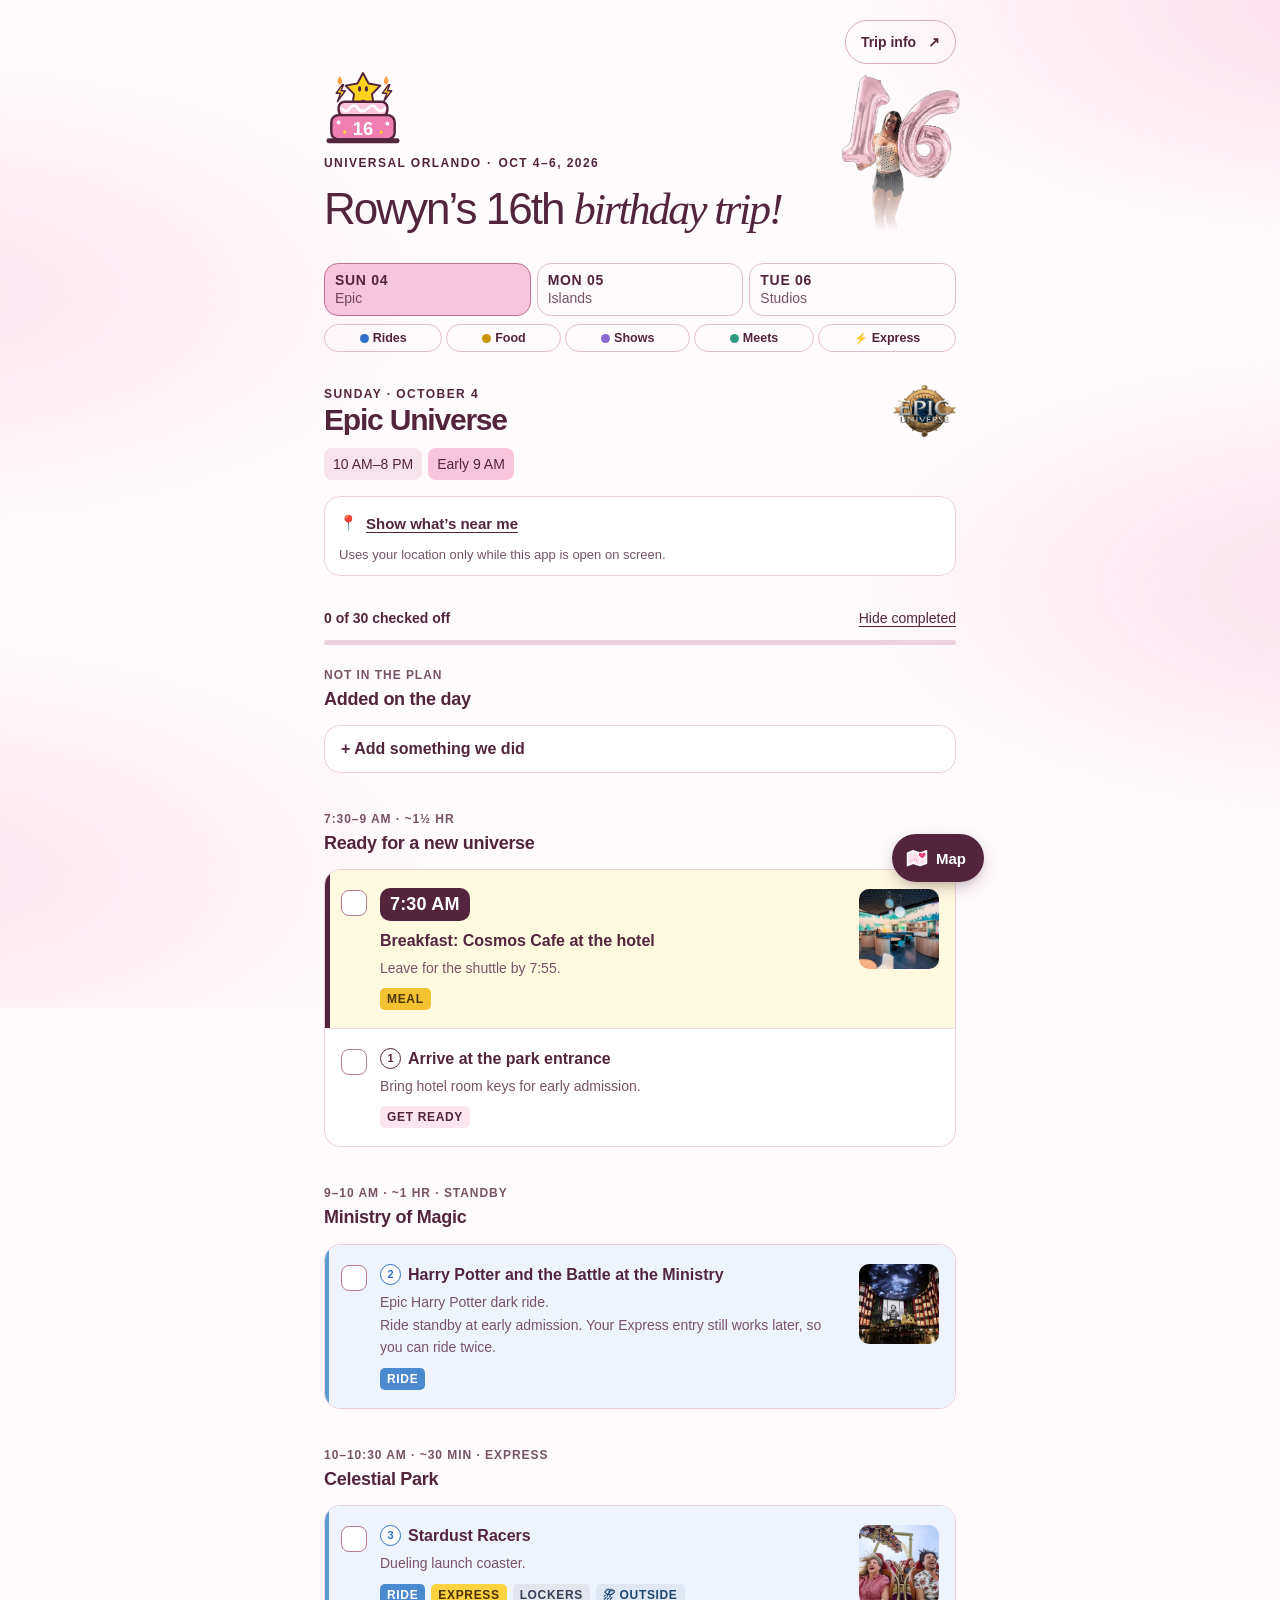
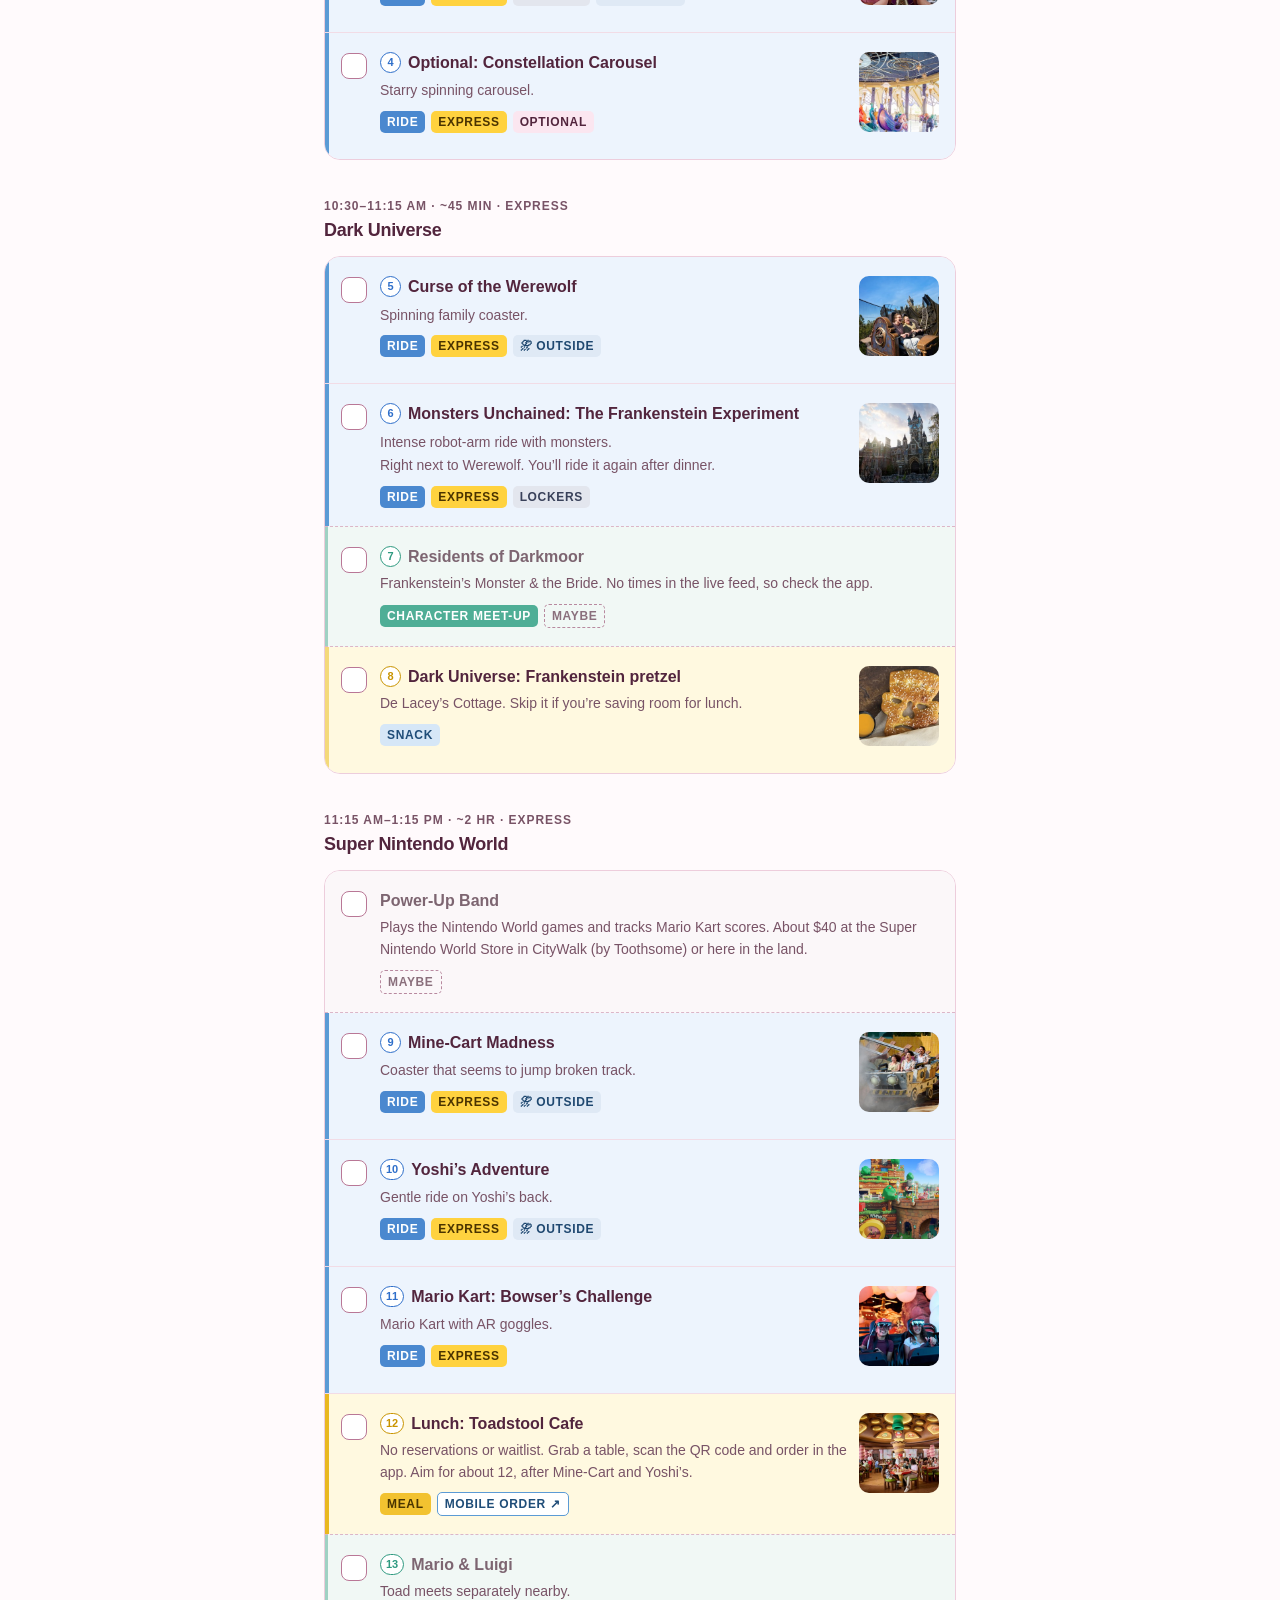
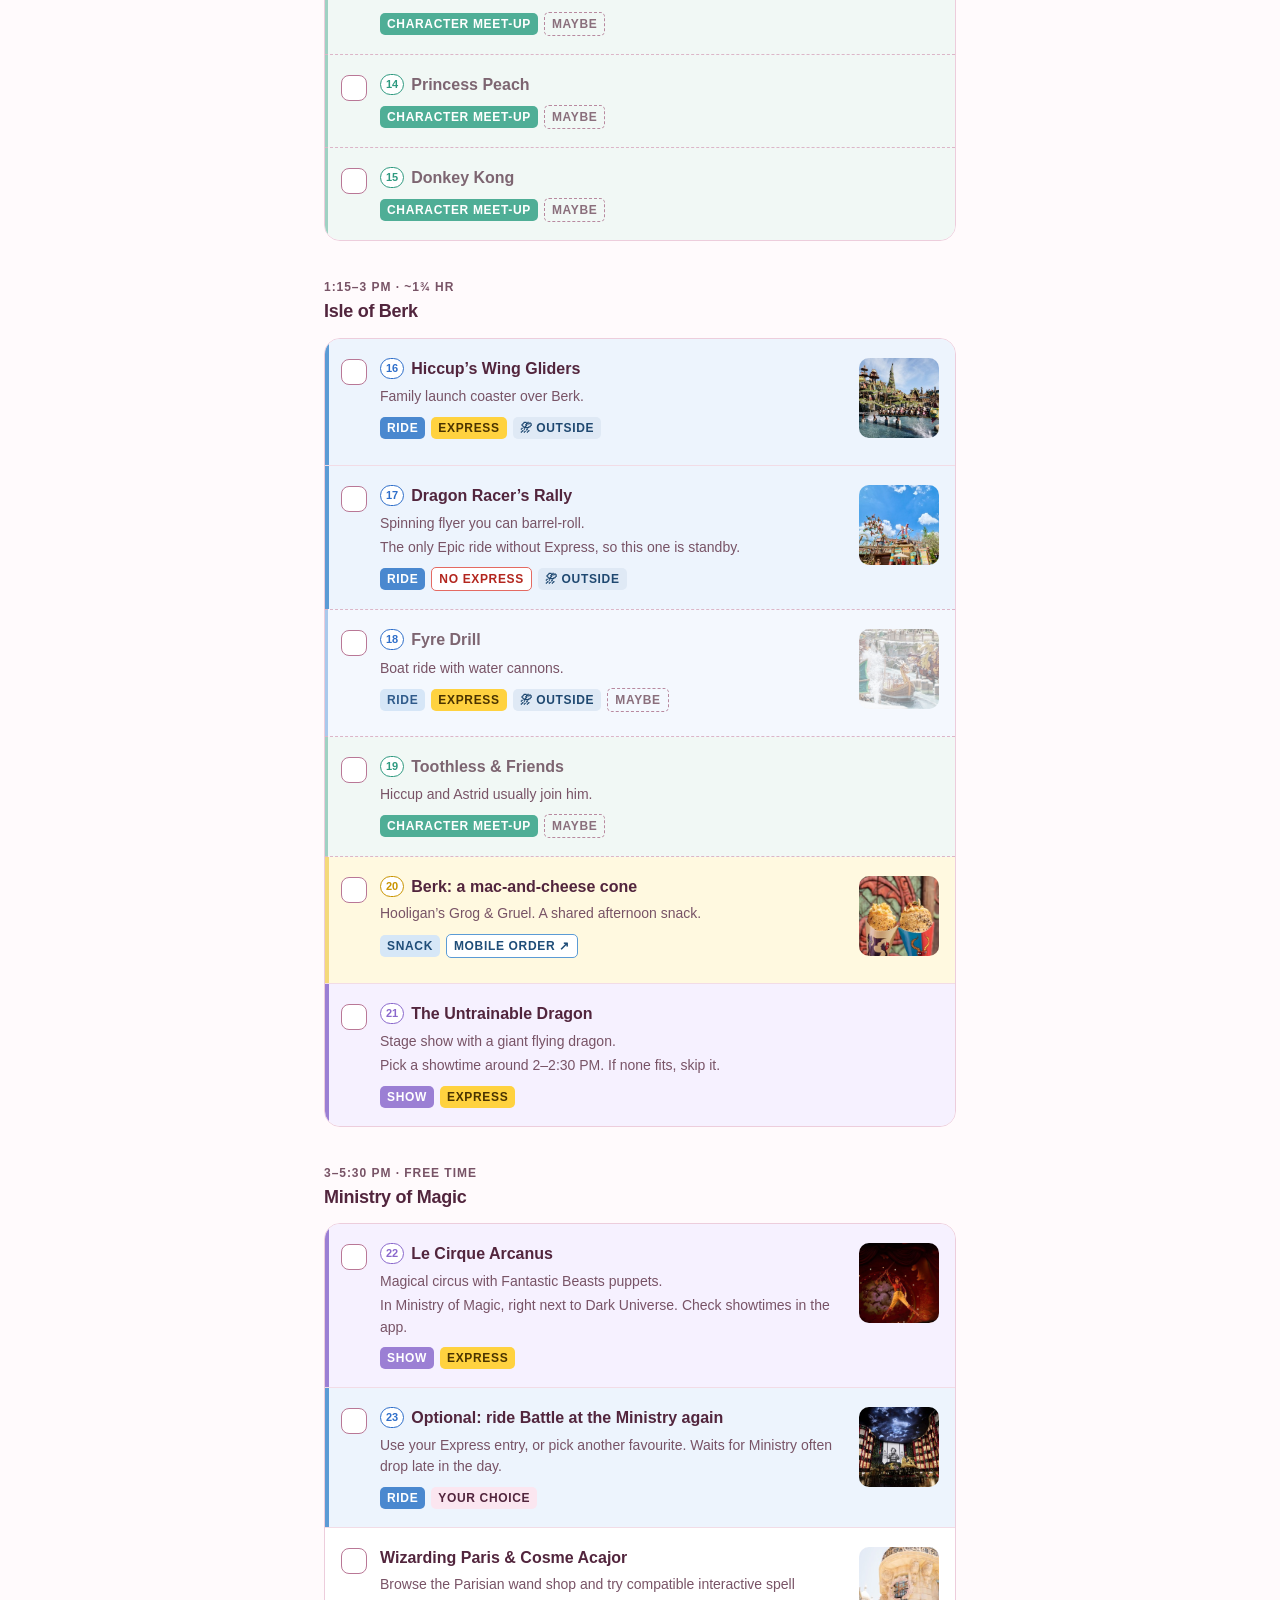
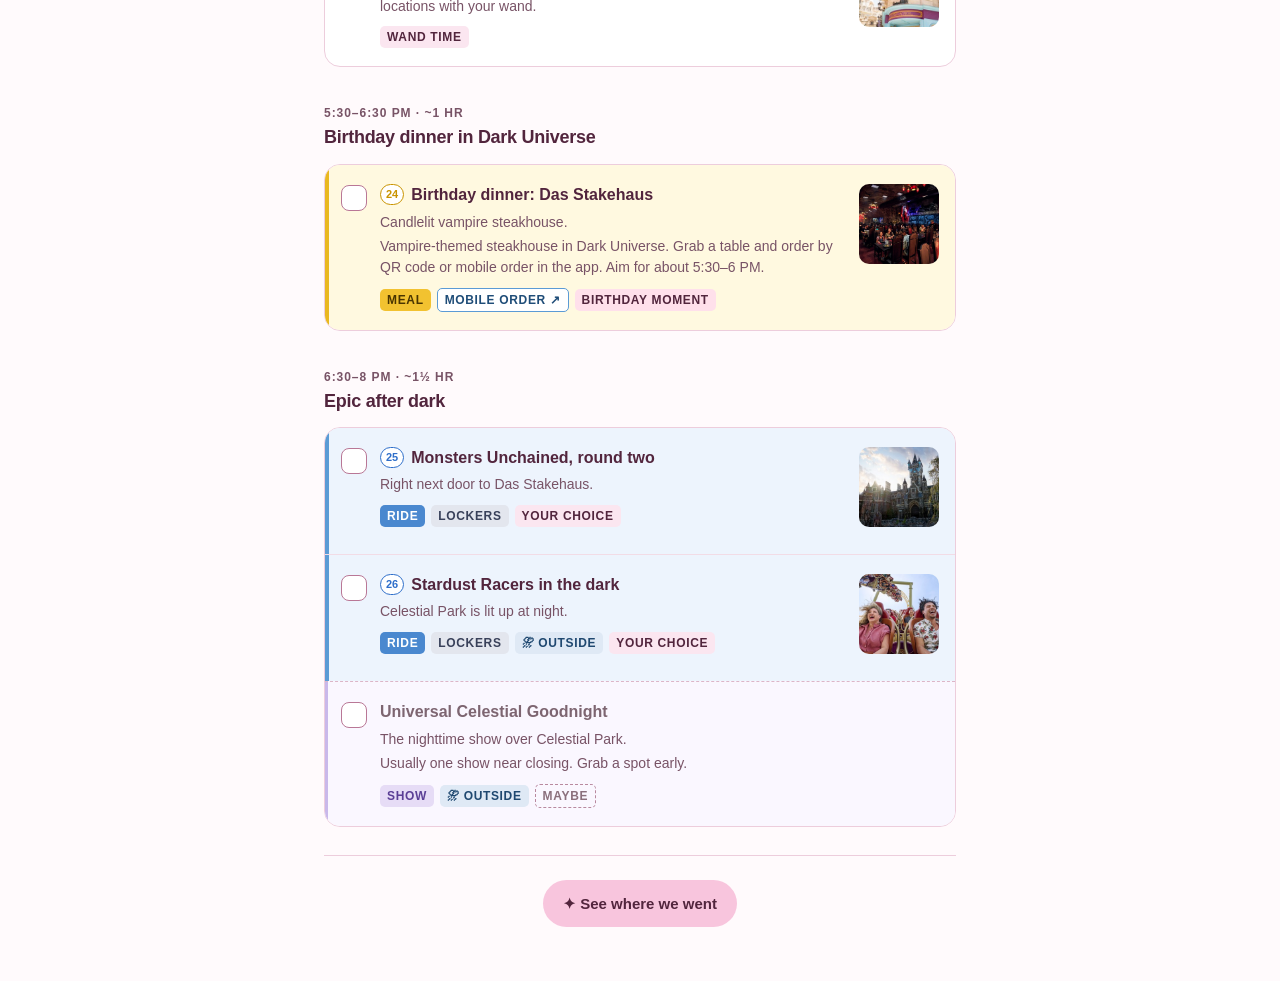
<file: index.html>
<!doctype html>
<html lang="en"><head><meta charset="UTF-8"><meta name="robots" content="noindex, nofollow, noimageindex"><meta name="viewport" content="width=device-width, initial-scale=1, viewport-fit=cover"><meta name="theme-color" content="#fffafc"><meta name="description" content="Three days of rides, birthday moments, and a pocket-sized checklist for Universal Orlando."><meta name="apple-mobile-web-app-capable" content="yes"><meta name="apple-mobile-web-app-title" content="Rowyn’s 16th"><meta name="apple-mobile-web-app-status-bar-style" content="default"><meta property="og:type" content="website"><meta property="og:url" content="https://alisonjoseph.github.io/birthday-park-days/"><meta property="og:title" content="Rowyn’s 16th birthday trip!"><meta property="og:description" content="Three days at Universal Orlando, Oct 4–6."><meta property="og:image" content="https://alisonjoseph.github.io/birthday-park-days/og-image.png?v=4"><meta property="og:image:width" content="1200"><meta property="og:image:height" content="630"><meta name="twitter:card" content="summary_large_image"><title>Rowyn’s 16th birthday trip!</title><link rel="manifest" href="./manifest.webmanifest?v=140"><link rel="icon" href="./icons/favicon.svg?v=140" type="image/svg+xml"><link rel="apple-touch-icon" href="./icons/apple-touch-icon.png?v=140"><link rel="stylesheet" href="./styles.css?v=140"><script defer src="./itinerary.js?v=140"></script><script defer src="./app.js?v=140"></script></head>
<body><div class="app">
<section class="trip-heading"><div class="hero"><div class="hero-text"><a href="./" class="brand" aria-label="Rowyn’s 16th home"><img class="brand-cake" src="./icons/cake-16.svg" alt="" width="78" height="78"></a><p class="eyebrow trip-eyebrow"><span>UNIVERSAL ORLANDO</span><span class="dot-sep">OCT 4–6, 2026</span></p><h1>Rowyn’s 16th <em>birthday trip!</em></h1></div><div class="hero-side"><button class="help-button" id="help-open" aria-label="Open trip information and installation help">Trip info <span aria-hidden="true">↗</span></button><img class="hero-photo" src="./photos/hero-photo.webp" alt="The birthday girl holding pink 1 and 6 balloons" width="180" height="227"></div></div><div class="trip-bottom" hidden><span class="birthday-label">3 parks · 3 days</span><span id="total-progress">0 checked off</span></div></section>
<div class="top-cover" aria-hidden="true"></div><div id="nav-sentinel" aria-hidden="true"></div><div class="sticky-nav"><div class="nav-row"><nav class="days" aria-label="Choose itinerary day" id="days"></nav></div><div class="filters" id="filters" role="group" aria-label="Show only"></div></div>
<main id="main"><section class="park-heading" id="park-heading"></section><section class="route-card" id="route-card" aria-label="Today’s route"><button type="button" class="route-map" id="route-open" aria-label="Open today’s route map"><svg id="route-mini" aria-hidden="true"></svg></button><div class="route-row"><div class="route-text"><strong id="route-label">Today’s route</strong><span id="route-sum"></span></div><button type="button" class="route-expand" id="route-expand">Expand <span aria-hidden="true">↗</span></button></div><section class="near-you" id="near-you" aria-label="Near you" aria-live="polite"></section></section><section class="day-status" aria-label="Day progress"><div><span id="day-progress"></span><button id="filter" aria-pressed="false">Hide completed</button></div><progress id="progress" value="0" max="100" aria-label="Day completed"></progress></section><div id="save-warning" role="status" hidden></div><div id="checklist"></div><p class="all-done" id="all-done" hidden>You did it. A day well ridden. ✦</p><aside class="park-note" id="park-note"></aside><footer><button type="button" id="recap-open" class="recap-button">✦ See where we went</button></footer></main>
<div class="view-switch view-fab" role="group" aria-label="View"><button type="button" data-view="list" aria-pressed="true"><svg class="vs-ico" viewBox="0 0 22 20" aria-hidden="true"><path d="M3.2 2.2l.9 1.9 2 .3-1.5 1.4.4 2-1.8-1-1.8 1 .4-2L.3 4.4l2-.3z" fill="#f28cb8"/><rect x="9" y="3.3" width="12" height="2.6" rx="1.3" fill="currentColor"/><path d="M3.2 9.4c-.8-1-2.6-.6-2.6.8 0 1.3 1.6 2.2 2.6 3 1-.8 2.6-1.7 2.6-3 0-1.4-1.8-1.8-2.6-.8z" fill="#f28cb8"/><rect x="9" y="9.7" width="9" height="2.6" rx="1.3" fill="currentColor"/><path d="M3.2 15.2l.9 1.9 2 .3-1.5 1.4.4 2-1.8-1-1.8 1 .4-2-1.5-1.4 2-.3z" fill="#f28cb8" transform="translate(0 -1.2)"/><rect x="9" y="15.3" width="10.5" height="2.6" rx="1.3" fill="currentColor"/></svg><span class="vs-text">List</span></button><button type="button" data-view="map" aria-pressed="false"><svg class="vs-ico" viewBox="0 0 22 20" aria-hidden="true"><path d="M1.5 5.2l5.6-2.4 7 2.4 6.4-2.4v12.4l-6.4 2.4-7-2.4-5.6 2.4z" fill="#fde2ee" stroke="currentColor" stroke-width="1.5" stroke-linejoin="round"/><path d="M7.1 2.8v12.4M14.1 5.2v12.4" stroke="currentColor" stroke-width="1.2" opacity=".45"/><path d="M4.2 13.2c1.6-.4 2.2-2.2 4-2.1s2.2 1.9 4 1.5" fill="none" stroke="#f28cb8" stroke-width="1.3" stroke-linecap="round" stroke-dasharray=".1 2.3"/><path d="M16.2 11.4c-1.3-1.6-4-1-4 1.1 0 1.9 2.4 3.3 4 4.5 1.6-1.2 4-2.6 4-4.5 0-2.1-2.7-2.7-4-1.1z" transform="translate(0 -6.2)" fill="#e0457f" stroke="#fff" stroke-width="1"/></svg><span class="vs-text">Map</span></button></div><div class="save-status" id="save-status" aria-live="polite"></div></div>
<dialog id="help"><div class="dialog-head"><h2>Trip details</h2><button id="help-close" aria-label="Close trip information">✕</button></div><div class="dialog-body"><h3>Travel</h3><ul class="flights"><li><div class="travel-text"><span class="flight-dir">Going · Sat, Oct 3</span><strong>Southwest WN 3813</strong><span>Austin (AUS) 4:15 PM CT → Orlando (MCO) 7:45 PM ET</span></div></li><li><div class="travel-text"><span class="flight-dir">Hotel · Oct 3–7</span><strong>Universal Stella Nova Resort</strong><span>Check in Sat, Oct 3 · Check out Wed, Oct 7</span></div><img class="travel-photo" src="./photos/hotel-stella-nova.jpg" alt="Universal Stella Nova Resort at dusk" width="80" height="80"></li><li><div class="travel-text"><span class="flight-dir">Home · Wed, Oct 7</span><strong>Southwest WN 4398</strong><span>Orlando (MCO) 2:05 PM ET → Austin (AUS) 3:55 PM CT</span></div></li></ul><h3>Weather</h3><ul class="weather-list" id="trip-weather"></ul><p class="wx-note">Forecast for Orlando from Open-Meteo. Updates when you’re online.</p><h3>Hours at a glance</h3><div class="hours-table"><table><caption>Regular park hours · Eastern</caption><thead><tr><th scope="col">Park</th><th scope="col">Oct 4</th><th scope="col">Oct 5–6</th></tr></thead><tbody><tr><th scope="row">Studios</th><td>9 AM–5 PM</td><td>10 AM–7 PM</td></tr><tr><th scope="row">Islands</th><td>9 AM–8 PM</td><td>9 AM–8 PM</td></tr><tr><th scope="row">Epic</th><td>10 AM–8 PM</td><td>10 AM–8 PM</td></tr></tbody></table></div><h3>Add to your home screen</h3><button id="install" hidden>Install Rowyn’s 16th</button><p><strong>iPhone:</strong> open this link in Safari, tap Share, then Add to Home Screen. Enable Open as Web App if shown.</p><p id="offline-status" hidden></p><h3>Your checkmarks</h3><p>Saved on this device and browser, including when offline. They do not sync with other phones. Clearing browser data removes them.</p><p class="reset-row"><button type="button" id="reset-day" class="reset-button">Reset all checkmarks</button></p><h3>Hotel & early entry</h3><p>Bring your hotel room key every day. You need it for early admission.</p><h3>Useful links</h3><ul class="links"><li><a href="https://www.universalorlando.com/web/en/us/plan-your-visit/hours-information/park-hours" target="_blank" rel="noopener">Official hours & closures ↗</a></li><li><a href="https://www.universalorlando.com/web/en/us/early-park-admission" target="_blank" rel="noopener">Early admission attractions ↗</a></li><li><a href="https://www.universalorlando.com/web/en/us/tickets-packages/express-passes" target="_blank" rel="noopener">Express details ↗</a></li><li><a href="https://www.loewshotels.com/stella-nova-resort/discover" target="_blank" rel="noopener">Stella Nova hotel details ↗</a></li><li><a href="https://blog.discoveruniversal.com/guides-and-tips/complete-guide-to-universal-islands-of-adventure/" target="_blank" rel="noopener">Islands ride & food guide ↗</a></li><li><a href="https://blog.discoveruniversal.com/guides-and-tips/complete-guide-to-universal-studios-florida/" target="_blank" rel="noopener">Studios ride & food guide ↗</a></li><li><a href="https://blog.discoveruniversal.com/guides-and-tips/complete-guide-to-universal-epic-universe/" target="_blank" rel="noopener">Epic ride & food guide ↗</a></li></ul></div></dialog>
<dialog id="map-view" class="map-dialog" aria-labelledby="map-title"><div class="map-head"><div><p class="map-eyebrow" id="map-eyebrow">TODAY’S ROUTE</p><h2 id="map-title"></h2></div><div class="map-head-actions"><button type="button" id="map-extras" class="map-extras" aria-pressed="true" aria-label="Show optional extras on the route">Extras</button><button id="map-close" aria-label="Close map">✕</button></div></div><div class="map-stage"><svg id="route-full" role="group" aria-label="Route map. Numbered pins follow the plan; tap one to see it. Pinch or use the buttons to zoom."></svg><div class="map-legend" role="group" aria-label="Map options"></div><div class="map-zoom"><button type="button" data-zoom="1.6" aria-label="Zoom in">+</button><button type="button" data-zoom="0.625" aria-label="Zoom out">−</button><button type="button" id="map-fit" hidden>Fit</button><button type="button" class="map-add" id="map-add" aria-label="Add something we did">★ Add</button></div></div><div class="map-sheet" id="map-sheet" aria-live="polite"></div></dialog><dialog id="add-dialog" class="add-dialog" aria-labelledby="add-title"><div class="dialog-head"><h2 id="add-title">Add something</h2><button id="add-close" aria-label="Close">✕</button></div><div class="dialog-body" id="add-body"></div></dialog><dialog id="recap" class="recap-dialog" aria-labelledby="recap-title"><div class="dialog-head"><h2 id="recap-title">Where we went</h2><button id="recap-close" aria-label="Close recap">✕</button></div><div class="recap-tools"><button type="button" class="recap-replay" id="recap-replay" aria-label="Replay the recap animation"><span aria-hidden="true">↻</span> Replay</button><button type="button" class="recap-replay recap-save" id="recap-save" aria-label="Save the trip as a data file"><span aria-hidden="true">⤓</span> Save</button></div><div class="recap-body"><p class="recap-eyebrow">UNIVERSAL ORLANDO · OCT 4–6, 2026</p><p class="recap-headline">Rowyn’s 16th, <em>mapped</em></p><div class="recap-maps" id="recap-maps"></div><div class="recap-stats" id="recap-stats"></div><p class="recap-walk" id="recap-walk" hidden></p><p class="recap-fine">The ink line follows the order things were checked off. Screenshot it, or tap Save for the trip file.</p></div></dialog><dialog id="activity-dialog" class="add-dialog activity-dialog" aria-labelledby="activity-title"><div class="dialog-head"><div><p class="activity-day" id="activity-day"></p><h2 id="activity-title">Add activity</h2></div><button type="button" id="activity-close" aria-label="Close">✕</button></div><form class="dialog-body activity-form" id="activity-form" novalidate><label class="add-label" for="activity-steps">Steps</label><input class="add-input" id="activity-steps" type="text" inputmode="numeric" autocomplete="off" enterkeyhint="next" placeholder="24,836"><label class="add-label" for="activity-miles">Miles walked</label><input class="add-input" id="activity-miles" type="text" inputmode="decimal" autocomplete="off" enterkeyhint="done" placeholder="10.7"><p class="activity-hint" id="activity-hint">From the Health app: Steps, and Walking + Running Distance.</p><button class="add-save" type="submit">Save</button><button type="button" class="activity-clear" id="activity-clear" hidden>Clear this day</button></form></dialog><noscript><p class="no-script">Enable JavaScript to view and check off your itinerary.</p></noscript></body></html>
</file>
<file: styles.css>
:root{color-scheme:light;--ink:#52253d;--muted:#785366;--paper:#fff3f7;--line:#edcddc;--accent:#f8c5dd;--display:Georgia,'Times New Roman',serif;font-family:ui-sans-serif,-apple-system,BlinkMacSystemFont,'Segoe UI',sans-serif;color:var(--ink);background:#f5dfe9}*{box-sizing:border-box}body{margin:0}button,a,input{-webkit-tap-highlight-color:transparent}button,input{font:inherit}button,a{touch-action:manipulation}button{cursor:pointer}button:focus-visible,a:focus-visible,input:focus-visible{outline:3px solid #b12f71;outline-offset:4px}button{color:inherit}a{color:inherit}button:disabled{cursor:default}.app{max-width:720px;margin:auto;background:var(--paper);min-height:100dvh;padding:0 26px;padding-top:env(safe-area-inset-top);padding-bottom:env(safe-area-inset-bottom)}.topbar{display:flex;align-items:center;justify-content:space-between;padding:24px 0 16px;gap:10px}.brand{text-decoration:none;font-weight:850;letter-spacing:.11em;font-size:14px;display:flex;align-items:center;gap:9px}.brand-mark{display:grid;place-items:center;width:31px;height:31px;background:var(--ink);color:var(--accent);border-radius:9px;font-size:21px}.help-button{background:transparent;border:1px solid #d9aabe;border-radius:24px;padding:11px 15px;min-height:44px;font-size:14px;font-weight:600}.help-button span{margin-left:8px}.trip-heading{padding:22px 0 26px}.eyebrow{font-size:12px;font-weight:750;letter-spacing:.12em;line-height:1.6;margin:0 0 14px}.trip-heading h1{font-size:clamp(43px,9vw,66px);font-weight:500;line-height:1.02;letter-spacing:-.045em;margin:0 0 24px}.trip-heading h1 em{font-family:var(--display);font-weight:400;letter-spacing:-.05em}.trip-bottom{display:flex;justify-content:space-between;gap:12px;align-items:center;font-size:14px}.birthday-label{font-weight:650}#total-progress{color:var(--muted);font-variant-numeric:tabular-nums}.days{position:sticky;top:0;z-index:5;display:grid;grid-template-columns:repeat(3,1fr);gap:8px;background:var(--paper);padding:12px 0 14px;border-bottom:1px solid var(--line)}.day-button{border:1px solid #e6bdd0;background:transparent;border-radius:14px;text-align:left;padding:12px 14px;min-height:88px;display:flex;flex-direction:column;gap:4px}.day-button[aria-current="date"]{background:var(--ink);border-color:var(--ink);color:white}.day-button .date{font-size:14px;font-weight:750;letter-spacing:.05em}.day-button .label{font-size:14px;color:var(--muted);line-height:1.3}.day-button[aria-current="date"] .label{color:var(--accent)}.park-heading{padding:28px 0 18px}.park-heading h2{font-size:34px;line-height:1.05;letter-spacing:-.04em;margin:0 0 11px;max-width:450px}.park-heading .subtitle{font-family:var(--display);font-style:italic;font-size:20px;line-height:1.4;margin:0 0 19px}.hours{display:flex;flex-wrap:wrap;gap:8px}.hours span{font-size:14px;padding:9px 11px;border-radius:8px;background:#f8e2ec}.hours .early{background:var(--accent)}.intro{font-size:16px;line-height:1.6;color:var(--muted);margin:19px 0 0}.day-status{padding:2px 0 20px}.day-status>div{display:flex;justify-content:space-between;align-items:center;gap:12px}#day-progress{font-size:14px;font-weight:700}#filter{background:transparent;border:0;font-size:14px;padding:12px 0;text-decoration:underline;text-underline-offset:3px;min-height:44px}progress{appearance:none;border:0;display:block;width:100%;height:5px;border-radius:10px;overflow:hidden;background:#eed1df}progress::-webkit-progress-bar{background:#eed1df}progress::-webkit-progress-value{background:var(--ink);transition:width .2s}progress::-moz-progress-bar{background:var(--ink)}.section{margin-bottom:28px}.section-title{display:flex;align-items:flex-start;gap:12px;padding:11px 0 14px}.number{flex-shrink:0;font-size:12px;font-weight:700;border:1px solid #dcb0c5;display:grid;place-items:center;width:28px;height:28px;border-radius:50%;margin-top:3px}.section-title .time{font-size:12px;letter-spacing:.08em;font-weight:750;color:var(--muted);margin:0 0 5px}.section-title h3{font-size:18px;font-weight:750;margin:0;line-height:1.35;letter-spacing:-.015em}.items{background:white;border:1px solid var(--line);border-radius:16px;overflow:hidden}.item{display:flex;align-items:flex-start;gap:13px;padding:18px 16px;border-bottom:1px solid #f2dce6;cursor:pointer}.item:last-child{border:0}.item input{appearance:none;-webkit-appearance:none;flex-shrink:0;width:26px;height:26px;border:1.5px solid #b97796;border-radius:8px;margin:2px 0 0;background:white;display:grid;place-items:center;cursor:pointer}.item input:checked{background:var(--ink);border-color:var(--ink)}.item input:checked:after{content:'✓';font-size:19px;color:var(--accent);font-weight:700}.item-body{flex:1;min-width:0}.item-title{font-size:16px;line-height:1.45;font-weight:700;display:block}.item-note{font-size:14px;line-height:1.55;color:var(--muted);display:block;margin-top:5px}.tag{font-size:12px;font-weight:750;letter-spacing:.055em;display:inline-block;padding:4px 7px;background:#fbe6f0;border-radius:5px;margin-top:9px}.tag.priority{background:#f9d2e4}.tag.birthday{background:#ffe0eb}.item.done{background:#fcecf3}.item.done .item-title{text-decoration:line-through;color:#835d70}.item.done .item-note,.item.done .tag{opacity:.65}.park-note{border-left:3px solid #cf87a9;padding:2px 0 2px 16px;margin:6px 0 30px;font-size:14px;line-height:1.65;color:var(--muted)}.park-note strong{display:block;color:var(--ink);margin-bottom:4px}.express-tip{background:#fbe3ee;border-radius:10px;font-size:14px;line-height:1.55;padding:14px 16px;margin:0 0 22px}.all-done{padding:24px;background:var(--accent);border-radius:14px;font-size:20px;font-family:var(--display);text-align:center}footer{padding:24px 0 40px;border-top:1px solid var(--line);font-size:13px;text-align:center;color:var(--muted);line-height:1.7}footer p{font-family:var(--display);font-style:italic;font-size:23px;margin:0 0 6px;color:var(--ink)}footer a{display:block;font-size:14px;margin-top:10px;text-underline-offset:3px}.save-status{position:fixed;bottom:calc(22px + env(safe-area-inset-bottom));left:50%;transform:translateX(-50%);background:var(--ink);color:white;border-radius:22px;padding:11px 17px;font-size:14px;box-shadow:0 5px 20px #52253d33;pointer-events:none;opacity:0;transition:opacity .15s;z-index:12;white-space:nowrap}.save-status.visible{opacity:1}#save-warning{padding:14px;background:#ffe3c9;border-radius:10px;margin:0 0 20px;font-size:14px;line-height:1.5}dialog{width:calc(100% - 28px);max-width:520px;max-height:85dvh;padding:0;border:1px solid var(--line);border-radius:20px;background:var(--paper);color:var(--ink)}dialog::backdrop{background:#52253d88;backdrop-filter:blur(3px)}.dialog-head{display:flex;align-items:center;justify-content:space-between;padding:20px 22px 12px;position:sticky;top:0;background:var(--paper);border-bottom:1px solid var(--line)}.dialog-head h2{font-size:24px;letter-spacing:-.03em;margin:0}.dialog-head button{border:1px solid #e6bdd0;background:transparent;border-radius:50%;width:44px;height:44px;font-size:20px}.dialog-body{padding:22px;font-size:16px;line-height:1.6}.dialog-body h3{font-size:18px;margin:26px 0 8px}.dialog-body p{margin:10px 0}.hours-table{overflow-x:auto}table{border-collapse:collapse;width:100%;font-size:14px}caption{text-align:left;margin:0 0 10px;color:var(--muted)}th,td{text-align:left;padding:10px 6px;border-bottom:1px solid var(--line);vertical-align:top}#install{display:block;background:var(--ink);color:white;border:0;border-radius:10px;padding:13px 18px}#install[hidden]{display:none}.links{padding-left:18px}.links li{margin:12px 0}.no-script{padding:30px}body.modal-open{overflow:hidden}[hidden]{display:none!important}@media(min-width:800px){.app{margin:24px auto;border-radius:24px;padding:0 44px;box-shadow:0 10px 60px #52253d0d}.trip-heading{padding-top:30px}.topbar{padding-top:28px}.days{top:0}.park-heading{padding-top:32px}}@media(max-width:370px){.app{padding-left:16px;padding-right:16px}.day-button{padding:12px 10px}.trip-bottom{font-size:13px}.park-heading h2{font-size:30px}}@media(prefers-reduced-motion:reduce){*{transition:none!important;scroll-behavior:auto!important}}@media print{.days,.help-button,#filter,.save-status{display:none}.app{max-width:none}.items{break-inside:avoid}body{background:white}}

/* Compact trip framing keeps the first activity within a phone screen. */
.topbar{padding:16px 0 10px}.trip-heading{padding:12px 0 16px}.trip-heading h1{font-size:34px;line-height:1.15;margin-bottom:12px}.trip-heading .eyebrow{margin-bottom:10px}.day-button{min-height:74px;padding:11px 12px}.park-heading{padding:22px 0 16px}.park-heading .eyebrow{margin-bottom:10px}.park-heading h2{font-size:30px}.park-heading .subtitle{font-size:18px;margin-bottom:14px}.day-status{padding-bottom:12px}@media(min-width:800px){.trip-heading h1{font-size:44px}}

.day-button[aria-current="date"]{background:#f8c5dd;border-color:#bf6f93;color:#52253d}.day-button[aria-current="date"] .label{color:#704357}.brand-mark{background:#f8c5dd;color:#52253d}.item input:checked{background:#a13b70;border-color:#a13b70}.item input:checked:after{color:#fff3f7}progress::-webkit-progress-value{background:#af477e}progress::-moz-progress-bar{background:#af477e}

/* Photos sit to the right; text can use the full width beneath them. */
.item-photo{float:right;width:80px;height:80px;object-fit:cover;border-radius:10px;margin:1px 0 9px 12px;background:#fbe6f0}.item-description{display:block;font-size:14px;line-height:1.55;margin-top:6px;color:var(--ink)}.item-body{display:flow-root}.item.unavailable{background:#fff8fb;cursor:default}.item input:disabled{background:#f2e7ed;border-style:dashed;cursor:default}.item.done .item-photo{opacity:.6}.item.done .item-description{color:var(--muted)}.checklist-intro{font-size:14px;line-height:1.6;color:var(--muted);margin:0 0 18px}@media(max-width:370px){.item{padding:16px 12px;gap:10px}.item-photo{width:68px;height:68px;margin-left:9px}}
.item-est{display:block;font-size:12px;font-weight:650;letter-spacing:.02em;opacity:.75;margin-top:2px}
.tag.express{background:#5a1f3d;color:#fff;margin-right:6px}
.day-button .tab-hours{font-size:11.5px;font-weight:650;line-height:1.25;opacity:.8}
.item.food{background:#fff8ef;box-shadow:inset 4px 0 0 #f0a35e}
.item.food-snack{box-shadow:inset 4px 0 0 #f6c58f}
.tag.food-tag{background:#f0a35e;color:#4a2408;margin-right:6px}
.item.food-snack .tag.food-tag{background:#fbdcb8}
.item.show{background:#f6f1ff;box-shadow:inset 4px 0 0 #9b7fd4}
.tag.show-tag{background:#9b7fd4;color:#fff;margin-right:6px}
.park-title{display:flex;align-items:center;justify-content:space-between;gap:12px}
.park-logos{display:flex;gap:8px;flex-shrink:0}
.park-logo{height:52px;width:auto;max-width:96px;object-fit:contain}
.brand-cake{width:38px;height:38px;display:block}
.item.maybe{background:#faf6f8;outline:1.5px dashed #dcb6c8;outline-offset:-6px;border-radius:12px}
.item.maybe .item-title{color:#8a6f7c}
.item.maybe .item-photo{opacity:.55;filter:grayscale(.5)}
.tag.maybe-tag{background:transparent;border:1.5px dashed #b8899f;color:#8a6f7c;margin-right:6px}
.sticky-nav{position:sticky;top:0;z-index:5;background:var(--paper);border-bottom:1px solid var(--line)}
.sticky-nav .days{position:static;border-bottom:0;padding-bottom:8px}
.filters{display:flex;gap:6px;overflow-x:auto;padding:0 0 10px;scrollbar-width:none}
.filters::-webkit-scrollbar{display:none}
.filter-chip{flex-shrink:0;border:1px solid #e6bdd0;background:transparent;color:#52253d;border-radius:999px;padding:6px 12px;font:inherit;font-size:13px;font-weight:650;cursor:pointer}
.filter-chip[aria-pressed="true"]{background:#52253d;border-color:#52253d;color:#fff}
.filter-chip{padding:6px 10px;font-size:12.5px}.filters{gap:5px}
.filter-chip{padding:6px 7px;flex:1 1 auto}
.filter-chip{white-space:nowrap;padding:6px 6px;font-size:12px}
.item.meet{background:#eefaf6;box-shadow:inset 4px 0 0 #4fae96}
.tag.meet-tag{background:#4fae96;color:#fff;margin-right:6px}
.filters{gap:4px}.filter-chip{padding:6px 5px}
.item.maybe{outline:none;background:#fbf7f9}
.item.maybe.meet{background:#f1f8f5;box-shadow:inset 3px 0 0 #9fd1c3}
.item.maybe .item-title{color:#7d6571}
.item.maybe{outline:1.5px dashed #dcb6c8;outline-offset:-5px;border-radius:0}
.booked{display:inline-flex;align-items:center;gap:8px;background:#52253d;color:#fff;border-radius:10px;padding:6px 10px;margin-bottom:8px;align-self:flex-start}
.booked-label{font-size:11px;font-weight:800;letter-spacing:.08em;opacity:.85}
.booked-time{font-size:18px;font-weight:850;letter-spacing:.01em}
.item.is-booked{box-shadow:inset 5px 0 0 #52253d;background:#fff4ea}
.item.food-coffee{box-shadow:inset 4px 0 0 #a9745a}
.item.food-coffee .tag.food-tag{background:#e9d3c4;color:#4a2a18}
.flights{list-style:none;padding:0;margin:8px 0 0;display:grid;gap:8px}
.flights li{display:flex;flex-direction:column;gap:2px;background:#fff;border:1px solid #efd3df;border-radius:12px;padding:10px 12px}
.flight-dir{font-size:11px;font-weight:800;letter-spacing:.08em;text-transform:uppercase;color:#8a6f7c}
.flights li{flex-direction:row;align-items:center;gap:12px}
.travel-icon{font-size:24px;width:40px;height:40px;display:grid;place-items:center;background:#fbe6f0;border-radius:10px;flex-shrink:0}
.travel-text{display:flex;flex-direction:column;gap:2px}
.flights li{justify-content:space-between}
.travel-photo{width:80px;height:80px;object-fit:cover;border-radius:10px;flex-shrink:0}
.travel-text{flex:1;min-width:0}
.dialog-body>h3:first-child{margin-top:0}
.sticky-nav{top:0;padding-top:env(safe-area-inset-top)}
.item-description{color:var(--muted)}.item-description+.item-note{margin-top:2px}
.booked{display:flex;width:fit-content;overflow:hidden}
.booked{white-space:nowrap}
.reset-button{background:transparent;border:1px solid #e0b9ca;color:var(--muted);border-radius:999px;padding:9px 16px;font-size:13px;font-weight:600}
.hero{display:flex;align-items:center;gap:8px}
.hero-text{flex:1;min-width:0}
.hero-photo{width:150px;height:auto;flex-shrink:0;margin:-10px -8px -6px 0}
@media(min-width:600px){.hero-photo{width:200px}}
.item.food{background:#f1f7fd;box-shadow:inset 4px 0 0 #5b9bd5}
.item.food-snack{box-shadow:inset 4px 0 0 #9cc4e8}
.tag.food-tag{background:#5b9bd5;color:#fff}
.item.food-snack .tag.food-tag{background:#d6e7f7;color:#1f4d78}
.item.food.is-booked{box-shadow:inset 5px 0 0 #52253d;background:#f1f7fd}
.hero-photo{margin-bottom:4px}@media(min-width:600px){.hero-photo{width:170px}}
.hero-photo{-webkit-mask-image:linear-gradient(to bottom,#000 55%,transparent 98%);mask-image:linear-gradient(to bottom,#000 55%,transparent 98%)}
.item.done .item-description,.item.done .item-note,.item.done .item-est,.item.done .tag,.item.done .booked,.item.done .item-photo{display:none}
.item.done{padding-top:14px;padding-bottom:14px}
.reset-button.armed{background:#b12f71;border-color:#b12f71;color:#fff}
.hero-photo{width:122px}@media(min-width:600px){.hero-photo{width:140px}}
.hero{align-items:flex-end}.hero .trip-heading h1,.hero h1{margin-bottom:0}.hero-photo{margin-bottom:0}
.brand-cake{width:52px;height:52px}
.trip-eyebrow{display:flex;flex-wrap:wrap;column-gap:1.4em;overflow:hidden}
.trip-eyebrow span{white-space:nowrap}
.trip-eyebrow .dot-sep{position:relative}
.trip-eyebrow .dot-sep::before{content:"·";position:absolute;left:-.95em}
.item.maybe{outline:none;border-top:1.5px dashed #dcb6c8;border-bottom:1.5px dashed #dcb6c8}
.item.maybe+.item.maybe{border-top:0}
.item:not(.maybe):has(+.item.maybe){border-bottom:0}
.items>.item.maybe:first-child{border-top:0}
.items>.item.maybe:last-child{border-bottom:0}
.tag.no-express-tag{background:#fff4d6;color:#8a4b00;border:1.5px solid #e0a43a;margin-right:6px}
.brand-cake{width:104px;height:104px}
#nav-sentinel{height:1px;margin-bottom:-1px}
.sticky-nav.stuck::before{content:"";position:absolute;left:-40px;right:-40px;bottom:100%;height:100vh;background:var(--paper)}
@media(min-width:800px){.sticky-nav.stuck::before{left:0;right:0}}
html,body{overflow-x:clip}
.item.ride{background:#fff4f8;box-shadow:inset 4px 0 0 #e58db3}
.tag.ride-tag{background:#e58db3;color:#fff;margin-right:6px}
.item.ride.maybe{background:#fbf7f9;box-shadow:inset 3px 0 0 #f0c2d6}
.item.ride.maybe .tag.ride-tag{background:#f3d3e1;color:#7d4a61}
.brand-cake{width:78px;height:78px}
.topbar{align-items:flex-end;padding-top:10px;padding-bottom:6px}
.trip-heading{padding-top:10px}
:root{--paper:#fffafc}
.app{background-color:var(--paper);background-image:radial-gradient(ellipse 60% 40% at 110% 8%,#fde3ee 0,transparent 70%),radial-gradient(ellipse 55% 35% at -10% 35%,#fde8f1 0,transparent 70%),radial-gradient(ellipse 60% 35% at 110% 62%,#fce4ef 0,transparent 70%),radial-gradient(ellipse 55% 35% at -10% 88%,#fde8f1 0,transparent 70%)}
.item.ride{background:#fdeaf2}
.sticky-nav{background:rgba(255,250,252,.82);-webkit-backdrop-filter:blur(14px);backdrop-filter:blur(14px)}.sticky-nav.stuck::before{background:rgba(255,250,252,.82);-webkit-backdrop-filter:blur(14px);backdrop-filter:blur(14px)}
html{background:#fffafc}
.sticky-nav{background:#fffafc;-webkit-backdrop-filter:none;backdrop-filter:none}
.sticky-nav.stuck::before{background:#fffafc;-webkit-backdrop-filter:none;backdrop-filter:none}
.top-cover{position:fixed;top:0;left:0;right:0;height:env(safe-area-inset-top);background:#fffafc;z-index:20;pointer-events:none}
.top-cover::before{content:"";position:absolute;left:0;right:0;bottom:100%;height:300px;background:#fffafc}
.tag.express,.item .tag.express-tag{background:#ffd23f;color:#4a3300}
.tag.no-express-tag{background:#fff;color:#b3261e;border:1.5px solid #e46a62}
.top-cover{height:max(env(safe-area-inset-top),6px);background-color:#fffafc}
body{background-color:#fffafc}
.topbar{align-items:last baseline}
.topbar{align-items:flex-start;padding-bottom:0}
.brand{align-self:flex-end}
.trip-heading{padding-top:6px}
.sticky-nav{background:transparent;border-bottom-color:transparent}
.sticky-nav.stuck::before{content:none}
.sticky-nav.stuck{background-color:#fffafc;box-shadow:0 0 0 100vmax #fffafc;clip-path:inset(-100vmax -100vmax 0 -100vmax);border-bottom-color:var(--line)}
@media(min-width:800px){.sticky-nav.stuck{clip-path:inset(-100vmax 0 0 0)}}
.top-cover{display:none}
body.nav-stuck .top-cover{display:block}
.item-body .tag{margin-right:6px}
html,body{background-color:#fffafc}
body{min-height:100dvh;background-image:radial-gradient(ellipse 45% 30% at 100% 6%,#fde3ee 0,transparent 70%),radial-gradient(ellipse 45% 30% at 0% 32%,#fde8f1 0,transparent 70%),radial-gradient(ellipse 45% 30% at 100% 60%,#fce4ef 0,transparent 70%),radial-gradient(ellipse 45% 30% at 0% 88%,#fde8f1 0,transparent 70%);background-attachment:fixed}
.app{background:transparent;box-shadow:none;border-radius:0}
@media(min-width:800px){.app{margin:0 auto}.sticky-nav.stuck{clip-path:inset(-100vmax -100vmax 0 -100vmax)}}
.topbar{justify-content:flex-end}
.hero-text .brand{display:inline-block;margin:0 0 6px}
.sticky-nav.stuck{box-shadow:none;clip-path:none}
.sticky-nav.stuck::before{content:"";position:absolute;top:-100vmax;bottom:0;left:-100vmax;right:-100vmax;background:#fffafc;z-index:-1;-webkit-backdrop-filter:none;backdrop-filter:none;height:auto}
.sticky-nav.stuck::after{content:"";position:absolute;top:100%;left:-100vmax;right:-100vmax;height:10px;background:linear-gradient(rgba(82,37,61,.07),rgba(82,37,61,0));pointer-events:none}
@media(min-width:800px){.sticky-nav.stuck{clip-path:none}}
.park-heading .eyebrow{margin-bottom:4px}
.sticky-nav .days,.sticky-nav .filters{background:transparent}
.hero{align-items:flex-end;padding-top:14px}
.hero-side{display:flex;flex-direction:column;align-items:flex-end;flex-shrink:0;gap:4px}
.hero-side .help-button{margin-right:0}
.topbar:empty{display:none}
.park-title{align-items:flex-start}.park-heading .eyebrow{line-height:1.2;margin-bottom:2px}.park-logos{margin-top:-4px}
.park-title{align-items:center;margin-bottom:11px}.park-text{flex:1;min-width:0}.park-text h2{margin-bottom:0}.park-logos{margin-top:0}
.hero{align-items:stretch}
.hero-text{display:flex;flex-direction:column;justify-content:flex-end}
.hero-side{justify-content:space-between}
.park-heading .eyebrow{white-space:nowrap}
@media(max-width:480px){.park-logo{height:44px;max-width:74px}.park-logos{gap:4px}}
.hero-text .brand{align-self:flex-start}
body{background-color:transparent;background-image:none}
body::before{content:"";position:fixed;inset:-12%;z-index:-1;pointer-events:none;background-image:radial-gradient(ellipse 45% 30% at 95% 10%,#fcdce9 0,transparent 70%),radial-gradient(ellipse 45% 30% at 5% 36%,#fde4ee 0,transparent 70%),radial-gradient(ellipse 45% 30% at 95% 62%,#fbdfeb 0,transparent 70%),radial-gradient(ellipse 45% 30% at 5% 88%,#fde4ee 0,transparent 70%);animation:cloud-drift 40s ease-in-out infinite alternate;will-change:transform}
@keyframes cloud-drift{0%{transform:translate3d(-3%,-2%,0) scale(1)}50%{transform:translate3d(2%,1.5%,0) scale(1.04)}100%{transform:translate3d(4%,-1%,0) scale(1.02)}}
@media(prefers-reduced-motion:reduce){body::before{animation:none}}
:root{background:#fffafc}
.sticky-nav{transition:background-color .3s ease}
.sticky-nav::before{content:"";position:absolute;top:-100vmax;bottom:0;left:-100vmax;right:-100vmax;background:#fffafc;z-index:-1;opacity:0;transition:opacity .3s ease;pointer-events:none}
.sticky-nav::after{content:"";position:absolute;top:100%;left:-100vmax;right:-100vmax;height:10px;background:linear-gradient(rgba(82,37,61,.07),rgba(82,37,61,0));pointer-events:none;opacity:0;transition:opacity .3s ease}
.sticky-nav.stuck::before,.sticky-nav.stuck::after{opacity:1}
@media(prefers-reduced-motion:reduce){.sticky-nav,.sticky-nav::before,.sticky-nav::after{transition:none}}
.sticky-nav,.sticky-nav.stuck{border-bottom-color:transparent}
.sticky-nav::after{border-top:1px solid var(--line)}
.tag.lockers-tag{background:#e3e6ee;color:#39415a;margin-right:6px}
.tag.mobile-tag{background:#fff;color:#1f4d78;border:1.5px solid #5b9bd5;margin-right:6px;text-decoration:none;cursor:pointer}
.day-button{min-height:52px;padding:8px 12px;gap:1px}
.near-you{margin:0 0 18px;background:white;border:1px solid var(--line);border-radius:16px;padding:12px 14px}.near-you.off{background:transparent;border-style:dashed;padding:6px 14px 10px}.near-enable{display:flex;align-items:center;gap:8px;background:transparent;border:0;padding:8px 0;min-height:44px;font-size:15px;font-weight:700;}.near-enable span:last-child{text-decoration:underline;text-underline-offset:3px}.near-fine{margin:0;font-size:13px;line-height:1.5;color:var(--muted)}.near-head{display:flex;justify-content:space-between;align-items:center;gap:10px}.near-eyebrow{font-size:12px;font-weight:750;letter-spacing:.12em}.near-off{background:transparent;border:0;font-size:13px;color:var(--muted);text-decoration:underline;text-underline-offset:3px;min-height:44px;padding:0 0 0 12px}.near-status{margin:2px 0 6px;font-size:14px;line-height:1.5;color:var(--muted)}.near-card{display:flex;align-items:center;gap:12px;padding:6px 0 4px}.near-photo{width:64px;height:64px;border-radius:10px;object-fit:cover;flex-shrink:0;background:#fbe6f0}.near-text{flex:1;min-width:0}.near-title{display:block;font-size:17px;font-weight:750;line-height:1.3}.near-dist{display:block;font-size:13px;color:var(--muted);margin-top:3px}.near-check{flex-shrink:0;background:var(--ink);color:white;border:0;border-radius:22px;padding:10px 16px;min-height:44px;font-size:14px;font-weight:700}.near-card.done .near-check{background:#fcecf3;color:var(--ink);border:1.5px solid #d9aabe}.near-card.done .near-title{text-decoration:line-through;color:#835d70}.near-card.done .near-photo{opacity:.6}.near-also{margin:8px 0 0;padding-top:8px;border-top:1px solid #f2dce6;font-size:13px;line-height:1.5;color:var(--muted)}@media print{.near-you{display:none}}
.route-card{margin:0 0 18px;background:white;border:1px solid var(--line);border-radius:16px;overflow:hidden}.route-map{display:block;width:100%;height:190px;padding:0;border:0;background:#fbe9f1;cursor:zoom-in}.route-map svg{display:block;width:100%;height:100%}.route-row{display:flex;align-items:center;justify-content:space-between;gap:12px;padding:10px 14px 10px}.route-text{min-width:0;display:flex;flex-direction:column;gap:2px}.route-text strong{font-size:15px}.route-text span{font-size:13px;line-height:1.4;color:var(--muted)}.route-expand{flex-shrink:0;background:transparent;border:1px solid #e0b9ca;border-radius:999px;padding:8px 14px;min-height:40px;font-size:13px;font-weight:700}.route-card .near-you{margin:0;border:0;border-top:1px solid #f2dce6;border-radius:0;background:transparent}.route-card .near-you.off{border-style:solid;padding:4px 14px 10px}
.map-land{fill:#f6d9e6}.map-land-label{fill:#9b6a83;stroke:#fbe9f1;stroke-width:3px;paint-order:stroke;stroke-linejoin:round;font-weight:750;letter-spacing:.07em;text-transform:uppercase;text-anchor:middle;font-family:inherit}.map-plan{fill:none;stroke:#b12f71;stroke-dasharray:1 6;stroke-linecap:round;stroke-linejoin:round;opacity:.75}.map-trail{fill:none;stroke:var(--ink);stroke-linecap:round;stroke-linejoin:round}
.map-pulse{fill:none;stroke:var(--pc);stroke-width:2;transform-box:fill-box;transform-origin:center;animation:map-pulse 1.8s ease-out infinite}@keyframes map-pulse{from{transform:scale(1);opacity:.7}to{transform:scale(2.1);opacity:0}}
.map-hit{fill:transparent}.map-tap{cursor:pointer;outline:none}.map-tap:focus-visible .map-dot,.map-tap:focus-visible circle:not(.map-hit){stroke:#2f7cf6;stroke-width:3}
.map-you{fill:#2f7cf6;stroke:white;stroke-width:2.5}.map-you-acc{fill:#2f7cf622}
.pin-no{display:inline-grid;place-items:center;min-width:21px;height:21px;padding:0 5px;margin:0 7px 0 0;border-radius:11px;border:1.5px solid var(--pc);color:var(--pc);background:white;font-size:11px;font-weight:800;vertical-align:2px;line-height:1}.item.done .pin-no{background:var(--ink);color:white}
.map-dialog{width:100%;max-width:720px;height:100dvh;max-height:100dvh;margin:auto;border:0;border-radius:0;padding:0;background:#fbe9f1}.map-dialog[open]{display:flex;flex-direction:column}.map-head{display:flex;align-items:center;justify-content:space-between;gap:12px;padding:calc(12px + env(safe-area-inset-top)) 18px 12px;background:var(--paper);border-bottom:1px solid var(--line)}.map-eyebrow{margin:0 0 2px;font-size:11px;font-weight:750;letter-spacing:.12em;color:var(--muted)}.map-head>div:first-child{min-width:0}.map-head h2{white-space:nowrap;overflow:hidden;text-overflow:ellipsis;margin:0;font-size:22px;letter-spacing:-.03em}.map-head button{flex-shrink:0;border:1px solid #e6bdd0;background:white;border-radius:50%;width:44px;height:44px;font-size:20px}.map-stage{flex:1;min-height:0}.map-stage svg{display:block;width:100%;height:100%}
.map-sheet{display:flex;align-items:center;gap:12px;margin:0 12px calc(12px + env(safe-area-inset-bottom));padding:14px;background:white;border-radius:18px;box-shadow:0 8px 28px -10px #52253d66}.map-sheet-no{flex-shrink:0;width:36px;height:36px;border-radius:50%;background:var(--pc);color:white;display:grid;place-items:center;font-weight:800;font-size:15px}.map-sheet-no.done{background:var(--ink);color:white;box-shadow:0 0 0 3px var(--pc)}.map-sheet-no.extra{background:white;color:var(--pc);border:2px dashed var(--pc)}.map-sheet-text{flex:1;min-width:0;display:flex;flex-direction:column;gap:2px}.map-sheet-eyebrow{font-size:11px;font-weight:750;letter-spacing:.1em;color:var(--muted)}.map-sheet-title{font-size:16px;font-weight:750;line-height:1.3}.map-sheet-meta{font-size:13px;color:var(--muted)}.map-sheet-actions{flex-shrink:0;display:flex;flex-direction:column;align-items:stretch;gap:6px}.map-check{background:var(--ink);color:white;border:0;border-radius:22px;padding:10px 16px;min-height:44px;font-size:14px;font-weight:700}.map-check.done{background:#fcecf3;color:var(--ink);border:1.5px solid #d9aabe}.map-go{text-align:center;font-size:13px;font-weight:650;color:var(--muted);text-underline-offset:3px;padding:4px 0}.map-sheet-empty{margin:0;font-size:15px;line-height:1.5;color:var(--muted)}
.recap-button{display:block;margin:0 auto 14px;background:var(--accent);border:0;color:var(--ink);border-radius:999px;padding:11px 20px;min-height:44px;font-size:15px;font-weight:700}.recap-body{padding:18px 22px 24px;display:flex;flex-direction:column;gap:12px}.recap-eyebrow{margin:0;text-align:center;font-size:11px;font-weight:750;letter-spacing:.12em;color:var(--muted)}.recap-headline{margin:0 0 4px;text-align:center;font-size:30px;letter-spacing:-.03em;line-height:1.1}.recap-headline em{font-family:var(--display);font-weight:400}.recap-maps{display:grid;gap:10px}.recap-tile{position:relative;height:150px;border-radius:14px;overflow:hidden;background:#fbe9f1}.recap-tile svg{display:block;width:100%;height:100%}.recap-label{position:absolute;left:10px;top:8px;background:white;border-radius:7px;padding:3px 8px;font-size:11px;font-weight:800;letter-spacing:.08em}.recap-stats{display:grid;grid-template-columns:repeat(3,1fr);text-align:center;gap:6px}.recap-stats b{display:block;font-size:26px;letter-spacing:-.03em;font-variant-numeric:tabular-nums}.recap-stats span{font-size:12px;color:var(--muted);font-weight:650}.recap-fine{margin:0;text-align:center;font-size:13px;color:var(--muted)}
@media print{.route-card,.recap-button{display:none}}@media(prefers-reduced-motion:reduce){.map-pulse{animation:none;opacity:0}}

.t-ride{--pc:#cf4f88}.t-food{--pc:#d97a2b}.t-coffee{--pc:#9a6247}.t-show{--pc:#8a68cc}.t-meet{--pc:#2f9a80}.t-gate{--pc:#52253d}.t-other{--pc:#9b6a83}
.map-pin .map-dot{fill:white;stroke:var(--pc);stroke-width:2.2}.map-pin text{fill:var(--pc);font-weight:800;text-anchor:middle;dominant-baseline:central;font-family:inherit}.map-pin.extra .map-dot{stroke-dasharray:3 2.2}.map-pin.next .map-dot{fill:var(--pc);stroke:white;stroke-width:2;stroke-dasharray:none}.map-pin.next text{fill:white}.map-pin.done .map-dot{fill:var(--ink);stroke:var(--pc);stroke-width:2.6;stroke-dasharray:none}.map-pin.done text{fill:white}.map-pin.picked .map-dot{stroke:#2f7cf6;stroke-width:3.4;stroke-dasharray:none}
.map-extra circle:not(.map-hit){fill:white;stroke:var(--pc);stroke-width:1.6}.map-extra.done circle:not(.map-hit){fill:var(--ink)}.map-extra.picked circle:not(.map-hit){stroke:#2f7cf6;stroke-width:2.5}
.map-head-actions{display:flex;align-items:center;gap:8px}.map-extras{white-space:nowrap;border:1px solid #e0b9ca;background:white;border-radius:999px;padding:8px 12px;min-height:40px;font-size:13px;font-weight:700;color:var(--muted)}.map-extras[aria-pressed="true"]{background:var(--ink);border-color:var(--ink);color:white}
.map-stage{position:relative}.map-stage svg{touch-action:none;user-select:none;-webkit-user-select:none}.map-zoom{position:absolute;right:12px;top:12px;display:flex;flex-direction:column;gap:6px}.map-zoom button{width:40px;height:40px;border-radius:12px;border:1px solid #e0b9ca;background:white;font-size:20px;font-weight:700;box-shadow:0 2px 8px -4px #52253d55}.map-zoom #map-fit{font-size:12px}
.map-legend{position:absolute;left:12px;top:12px;display:flex;flex-wrap:wrap;gap:4px 10px;max-width:calc(100% - 80px);padding:6px 10px;background:#ffffffd9;border-radius:12px;font-size:11.5px;font-weight:650;color:var(--muted);pointer-events:none}.map-legend span{display:inline-flex;align-items:center;gap:5px}.map-legend i{width:10px;height:10px;border-radius:50%;background:var(--pc)}
.map-sheet{flex-direction:column;align-items:stretch;gap:10px;touch-action:pan-y}.map-sheet-body{display:flex;align-items:center;gap:12px}.map-sheet-body.from-right{animation:sheet-in-r .22s ease-out}.map-sheet-body.from-left{animation:sheet-in-l .22s ease-out}@keyframes sheet-in-r{from{transform:translateX(28px);opacity:0}}@keyframes sheet-in-l{from{transform:translateX(-28px);opacity:0}}
.map-nav{display:flex;align-items:center;justify-content:space-between;gap:8px;border-top:1px solid #f2dce6;padding-top:8px}.map-nav-btn{background:transparent;border:1px solid #e6bdd0;border-radius:999px;padding:6px 14px;min-height:40px;font-size:13px;font-weight:700;white-space:nowrap}.map-nav-btn:disabled{opacity:.35}.map-nav-hint{font-size:12px;color:var(--muted);text-align:center}
@media(prefers-reduced-motion:reduce){.map-sheet-body{animation:none!important}}
.map-extras::before{content:'○ ';}.map-extras[aria-pressed="true"]::before{content:'✓ '}
.map-head .map-extras{width:auto;height:auto;min-height:40px;border-radius:999px;font-size:13px}
.map-dialog[open]{position:fixed;inset:0}.map-stage{flex:1}.map-dialog .map-sheet{position:absolute;left:0;right:0;bottom:0;z-index:2}.map-dialog{position:relative}
.wait{display:block;width:max-content;font-size:13px;font-weight:750;margin-top:4px;padding:3px 8px;border-radius:999px}.wait-short{background:#dff3e4;color:#23633a}.wait-mid{background:#fdf0cf;color:#7a5500}.wait-long{background:#fbdcdc;color:#8f2525}.wait-down{background:#ececec;color:#555}.wait-show{background:#ece4fb;color:#5b3f96}.meet .wait-show{background:#dcefe8;color:#2c6e5d}.wait.wait-times{display:flex;flex-wrap:wrap;align-items:baseline;gap:2px 8px;width:auto;max-width:100%;border-radius:12px;padding:4px 10px}.wait-times.wait-closed{text-transform:none;letter-spacing:0;font-size:13px}.wt-icon{font-weight:750}.wait-closed .wt-icon{text-transform:uppercase;letter-spacing:.05em;font-size:12px}.wt{font-weight:600;white-space:nowrap}.wt-past{opacity:.5;text-decoration:line-through}.wt-next{font-weight:850;text-decoration:underline;text-underline-offset:2px}.wait-closed{background:#ececec;color:#555;text-transform:uppercase;letter-spacing:.05em;font-size:12px}.item.done .wait{display:none}
.hours .changed{outline:2px solid #52253d;font-weight:700}
.forecast{display:flex;flex-wrap:wrap;align-items:center;gap:6px 10px;margin-top:10px;font-size:14px}.forecast[hidden]{display:none}.fc-line{all:unset;display:flex;flex-wrap:wrap;align-items:center;gap:6px 10px;cursor:pointer;-webkit-tap-highlight-color:transparent}.fc-line:focus-visible{outline:2px solid var(--ink);outline-offset:3px;border-radius:6px}.fc-more{font-size:13px;font-weight:700;padding:2px 10px;border-radius:999px;background:var(--accent)}.fc-hourly{list-style:none;margin:10px 0 0;padding:0 0 4px;display:flex;gap:6px;overflow-x:auto;width:100%;scrollbar-width:none;-webkit-overflow-scrolling:touch}.fc-hourly::-webkit-scrollbar{display:none}.fc-hour{flex:0 0 auto;display:flex;flex-direction:column;align-items:center;gap:2px;min-width:52px;padding:8px 4px;border-radius:14px;background:#fff8fb;border:1px solid var(--line);font-size:13px}.fc-hour .fc-icon{font-size:18px}.fc-h{color:var(--muted);font-weight:650}.fc-t{font-weight:750;font-variant-numeric:tabular-nums}.fc-p{color:var(--muted);font-size:12px}.fc-hour.wet{background:#e6f0fb;border-color:#b9d3ee}.fc-hour.wet .fc-p{color:#2a5c8f;font-weight:700}.fc-icon{font-size:18px}.fc-temp{font-weight:750}.fc-rain{color:var(--muted)}
.map-legend button{pointer-events:auto}.map-legend button{display:inline-flex;align-items:center;gap:5px;font:inherit;color:inherit;background:transparent;border:0;border-radius:999px;padding:4px 6px;margin:-2px -2px;min-height:28px;cursor:pointer}.map-legend button[aria-pressed=true]{background:var(--ink);color:#fff}.map-legend button.off{opacity:.45}
.map-pin.faded,.map-extra.faded{opacity:.15;pointer-events:none}
.weather-list{list-style:none;margin:0;padding:0}.wx-row{display:flex;flex-wrap:wrap;align-items:center;gap:4px 10px;padding:10px 0;border-bottom:1px solid var(--line);font-size:15px}.wx-row:last-child{border-bottom:0}.wx-day{font-weight:750;min-width:92px}.wx-rain{color:var(--muted)}.wx-note{font-size:13px;color:var(--muted)}
.wx-row{display:grid;grid-template-columns:1fr auto 96px;align-items:center;column-gap:10px;row-gap:2px}.wx-row .fc-temp{text-align:right;font-variant-numeric:tabular-nums}.wx-row .wx-rain{grid-column:1/-1;font-size:14px}
.wx-row{grid-template-columns:1fr auto auto;column-gap:6px}
.added-item{cursor:default;align-items:center}.added-item .item-title{text-decoration:none;color:var(--ink)}.added-mark{flex-shrink:0;width:24px;height:24px;border-radius:50%;background:var(--ink);color:#fff;display:grid;place-items:center;font-size:12px}.added-meta{display:block;font-size:13px;color:var(--muted);margin-top:2px}
.added-del{flex-shrink:0;margin-left:auto;width:36px;height:36px;border-radius:50%;border:1px solid var(--line);background:transparent;color:var(--muted);font-size:14px;cursor:pointer}
.added-add{display:block;width:100%;padding:14px 16px;border:0;background:transparent;color:var(--ink);font:inherit;font-weight:700;text-align:left;cursor:pointer}
.near-add{display:block;width:100%;margin-top:10px;padding:10px 12px;border:1.5px dashed #d9aabe;border-radius:12px;background:transparent;color:var(--ink);font:inherit;font-size:14px;font-weight:700;cursor:pointer}
.add-dialog{height:auto;max-height:85dvh;margin:auto;border-radius:20px;width:calc(100% - 28px);max-width:520px;background:var(--paper)}
.add-label{margin:0 0 8px;font-size:13px;font-weight:700;letter-spacing:.04em;color:var(--muted)}.add-label+.add-label{margin-top:4px}
.add-near{display:grid;gap:8px;margin-bottom:18px}.add-pick{display:flex;flex-direction:column;align-items:flex-start;gap:2px;padding:12px 14px;border:1px solid var(--line);border-radius:12px;background:#fff;color:var(--ink);font:inherit;text-align:left;cursor:pointer}.add-pick-name{font-weight:700;line-height:1.3}.add-pick-meta{font-size:13px;color:var(--muted)}
.add-input{width:100%;padding:12px 14px;border:1px solid #e6bdd0;border-radius:12px;font:inherit;font-size:16px;background:#fff;color:var(--ink)}
.add-types{display:flex;flex-wrap:wrap;gap:6px;margin:0 0 10px}.add-types .filter-chip{flex:0 0 auto;padding:6px 12px;font-size:13px}.add-types .filter-chip[aria-pressed=true]{background:var(--ink);color:#fff;border-color:var(--ink)}
.add-save{width:100%;min-height:48px;border:0;border-radius:24px;background:var(--ink);color:#fff;font:inherit;font-weight:700;font-size:16px;cursor:pointer}
.map-added text{fill:#fff}
.item.done.added-item .item-title{text-decoration:none;color:var(--ink)}
.add-suggest{display:grid;gap:6px;margin-top:8px}.add-suggest:empty{display:none}.add-suggest .add-pick{padding:10px 14px}
.add-suggest .add-label{margin-top:10px}.add-save+.add-suggest{margin-top:14px}
.add-suggest+.add-save,.add-input+.add-suggest+.add-save{margin-top:14px}
.add-park-row{display:flex;align-items:center;justify-content:space-between;gap:12px;margin:0 0 14px}.add-park-row .add-label{margin:0}.add-park{flex:1;max-width:240px;padding:10px 12px;border:1px solid #e6bdd0;border-radius:12px;background:#fff;color:var(--ink);font:inherit;font-size:16px;font-weight:650}
.added-add:not(:last-child){border-bottom:1px solid #f2dce6}
.recap-body{padding:14px 20px 18px;gap:10px}.recap-headline{font-size:26px;margin:0}.recap-maps{gap:8px}.recap-tile{height:clamp(72px,calc((85dvh - 292px) / 3),150px)}.recap-stats b{font-size:24px}.recap-fine{font-size:12px}

/* List / Map switch */
.view-switch{display:flex;gap:4px;margin:0 0 10px;padding:4px;background:#f3dbe6;border-radius:999px}
.view-switch button{flex:1;border:0;border-radius:999px;padding:9px 0;min-height:40px;font:inherit;font-size:14px;font-weight:750;background:transparent;color:#785366;cursor:pointer}
.view-switch button[aria-pressed=true]{background:#fff;color:#52253d;box-shadow:0 1px 3px rgba(82,37,61,.18)}
html.map-mode,html.map-mode body{overflow:hidden;overscroll-behavior:none}
body.map-mode .filters{display:none}
body:not(.map-mode) #route-card .route-map,body:not(.map-mode) #route-card .route-row{display:none}
body:not(.map-mode) #route-card:has(.near-you[hidden]),body:not(.map-mode) #route-card:not(:has(.near-you:not(:empty))){display:none}
body:not(.map-mode) #route-card .near-you{border-top:0}
#map-view.inline[open]{position:fixed;inset:var(--nav-h,120px) 0 0 0;top:var(--nav-h,120px);height:auto;max-height:none;margin:0 auto;z-index:4;display:flex;flex-direction:column;border-top:1px solid var(--line)}
#map-view.inline .map-head{display:none}
.map-legend .map-extras{min-height:28px;padding:4px 8px;margin:-2px -2px;border:0;background:transparent;color:inherit;font:inherit;font-size:inherit;border-radius:999px}
.map-legend .map-extras[aria-pressed="true"]{background:transparent;color:inherit}
.map-legend .map-extras::before{content:'○ '}
.map-legend .map-extras[aria-pressed="true"]::before{content:'✓ '}
.map-zoom .map-add{margin-top:8px;background:#52253d;color:#fff;border-color:#52253d;font-size:15px;letter-spacing:-.02em}
/* map stop card colored like list items */
.map-dialog .map-sheet.ride{background:#fdeaf2;box-shadow:inset 0 0 0 1px #e58db3,0 8px 28px -10px #52253d66}
.map-dialog .map-sheet.food{background:#f1f7fd;box-shadow:inset 0 0 0 1px #5b9bd5,0 8px 28px -10px #52253d66}
.map-dialog .map-sheet.food-snack{box-shadow:inset 0 0 0 1px #9cc4e8,0 8px 28px -10px #52253d66}
.map-dialog .map-sheet.food-coffee{box-shadow:inset 0 0 0 1px #a9745a,0 8px 28px -10px #52253d66}
.map-dialog .map-sheet.show{background:#f6f1ff;box-shadow:inset 0 0 0 1px #9b7fd4,0 8px 28px -10px #52253d66}
.map-dialog .map-sheet.meet{background:#eefaf6;box-shadow:inset 0 0 0 1px #4fae96,0 8px 28px -10px #52253d66}
.map-dialog .map-sheet.is-booked{background:#fff4ea;box-shadow:inset 0 0 0 1px #52253d,0 8px 28px -10px #52253d66}
.map-dialog .map-sheet.food.is-booked{background:#f1f7fd}
body.map-mode .map-legend{gap:2px 2px;padding:5px 6px;max-width:calc(100% - 72px)}
body.map-mode .map-legend button{padding:4px 5px;margin:0}

/* sliding List / Map pill */
.view-switch{position:relative}
.view-switch::before{content:"";position:absolute;top:4px;bottom:4px;left:4px;width:calc(50% - 6px);border-radius:999px;background:#fff;box-shadow:0 1px 3px rgba(82,37,61,.18);transition:transform .32s cubic-bezier(.3,.8,.3,1)}
.view-switch.is-map::before{transform:translateX(calc(100% + 4px))}
.view-switch button,.view-switch button[aria-pressed=true]{position:relative;z-index:1;background:transparent;box-shadow:none;transition:color .25s ease}
#map-view.inline[open]{animation:view-in .3s ease both}
#main.view-in{animation:view-in .3s ease both}
@keyframes view-in{from{opacity:0;transform:translateY(10px)}to{opacity:1;transform:none}}
@media (prefers-reduced-motion: reduce){.view-switch::before{transition:none}#map-view.inline[open],#main.view-in{animation:none}}

/* map polish */
.map-land{stroke:#ffffff99;stroke-width:1}
.map-land-label{fill:#8a5a73;stroke:#fff;stroke-width:3.4px;stroke-opacity:.92;pointer-events:none}
.map-arrow{fill:#b12f71;opacity:.8;pointer-events:none}

.view-switch button{display:inline-flex;align-items:center;justify-content:center;gap:7px}
.vs-ico{width:22px;height:20px;flex:none;transition:transform .3s cubic-bezier(.3,1.6,.5,1)}
.view-switch button[aria-pressed=true] .vs-ico{transform:scale(1.12) rotate(-6deg)}
@media (prefers-reduced-motion: reduce){.vs-ico{transition:none}}
/* rides blue, food yellow (list matches map) */
.item.ride{background:#edf4fd;box-shadow:inset 4px 0 0 #5b9bd5}
.tag.ride-tag{background:#4a88cf;color:#fff}
.item.food{background:#fff9e0;box-shadow:inset 4px 0 0 #e9b820}
.item.food-snack{box-shadow:inset 4px 0 0 #f4d97a}
.item.food-coffee{box-shadow:inset 4px 0 0 #a9745a}
.tag.food-tag{background:#f2c230;color:#4a3500}
.item.food.is-booked{box-shadow:inset 5px 0 0 #52253d;background:#fff9e0}
.t-ride{--pc:#2f6fca}
.map-dialog .map-sheet.ride{background:#edf4fd;box-shadow:inset 0 0 0 1px #5b9bd5,0 8px 28px -10px #52253d66}
.map-dialog .map-sheet.food{background:#fff9e0;box-shadow:inset 0 0 0 1px #e9b820,0 8px 28px -10px #52253d66}
.map-dialog .map-sheet.food-snack{box-shadow:inset 0 0 0 1px #f4d97a,0 8px 28px -10px #52253d66}
.map-dialog .map-sheet.food-coffee{box-shadow:inset 0 0 0 1px #a9745a,0 8px 28px -10px #52253d66}
.map-dialog .map-sheet.food.is-booked{background:#fff9e0}
.map-pin.picked .map-dot{stroke:#52253d;stroke-width:3.6}
.map-pin.picked{filter:drop-shadow(0 0 3px #52253d66)}
.t-food{--pc:#c99400}
/* maybes: softer version of their type color */
.item.ride.maybe{background:#f4f8fe;box-shadow:inset 3px 0 0 #a9c9ec}
.item.ride.maybe .tag.ride-tag{background:#d6e6f7;color:#2f5a8a}
.item.food.maybe{background:#fffcee;box-shadow:inset 3px 0 0 #f1d777}
.item.food.maybe .tag.food-tag{background:#f8e7a6;color:#5a4400}
.item.show.maybe{background:#faf7ff;box-shadow:inset 3px 0 0 #c9b8ea}
.item.meet.maybe{background:#f1f8f5;box-shadow:inset 3px 0 0 #9fd1c3}
.item.show.maybe .tag.show-tag{background:#e6dcf6;color:#5b3f96}

/* map card uses the list's checkbox */
.map-sheet-actions{align-items:center}
.map-check-box{display:flex;flex-direction:column;align-items:center;gap:3px;cursor:pointer;font-size:11.5px;font-weight:750;color:var(--muted);min-width:64px;padding:2px 0}
.map-check-box input{appearance:none;-webkit-appearance:none;width:38px;height:38px;margin:0;border:1.8px solid #b97796;border-radius:11px;background:white;display:grid;place-items:center;cursor:pointer;transition:transform .15s ease}
.map-check-box input:active{transform:scale(.9)}
.map-check-box input:checked{background:#a13b70;border-color:#a13b70}
.map-check-box input:checked:after{content:'✓';font-size:24px;color:#fff3f7;font-weight:700}
.map-check-box.done{color:#a13b70}
.map-check-box{min-width:0;padding:4px}
.map-check-box input{width:26px;height:26px;border-width:1.5px;border-radius:8px}
.map-check-box input:checked:after{font-size:19px}
.item input:disabled{display:none}

/* Compact nav: List/Map sits beside the day tabs as a small stacked toggle. */
.nav-row{display:flex;gap:8px;align-items:stretch;padding:12px 0 8px}
.sticky-nav .nav-row .days{flex:1;min-width:0;padding:0;gap:6px}
.nav-row .day-button{padding:8px 10px}
.nav-row .view-switch{flex:0 0 46px;flex-direction:column;margin:0;padding:3px;gap:2px;border-radius:14px}
.nav-row .view-switch button{flex:1 1 0;min-height:0;padding:0;border-radius:11px}
.nav-row .view-switch::before{top:3px;left:3px;right:3px;bottom:auto;width:auto;height:calc(50% - 4px);border-radius:11px}
.nav-row .view-switch.is-map::before{transform:translateY(calc(100% + 2px))}
.vs-text{position:absolute;width:1px;height:1px;overflow:hidden;clip:rect(0 0 0 0);white-space:nowrap}
/* Filters: the same chips drive the list and the map; the dots are the map's colors. */
body.map-mode .filters{display:flex}
.filters{gap:5px}
.filter-chip{display:inline-flex;align-items:center;gap:5px;padding:6px 10px;font-size:13px}
.chip-dot{width:9px;height:9px;border-radius:50%;background:var(--pc);flex-shrink:0}
.chip-bolt{font-size:11px;line-height:1}
.filter-chip[aria-pressed=true] .chip-dot{box-shadow:0 0 0 1.5px #fff}
.map-legend:empty{display:none}
.map-zoom .map-add{width:auto;min-width:40px;padding:0 10px;align-self:flex-end;font-size:14px;letter-spacing:0;white-space:nowrap}
.reset-row{margin:4px 0 0}
/* Recap: no separate title bar, so the three maps get more room. */
.recap-dialog .dialog-head{position:absolute;top:10px;right:10px;padding:0;border:0;background:none;z-index:2}
.recap-dialog .dialog-head h2{position:absolute;width:1px;height:1px;overflow:hidden;clip:rect(0 0 0 0);white-space:nowrap}
.recap-dialog .recap-body{padding-top:26px}
.recap-tile{height:clamp(96px,calc((88dvh - 230px) / 3),210px)}
.recap-empty{position:absolute;inset:0;display:grid;place-items:center;font-size:13px;font-weight:650;color:var(--muted)}
.filters{gap:4px}
.filter-chip{flex:1 1 auto;justify-content:center;padding:6px 6px;font-size:12.5px;gap:4px}
.recap-dialog .dialog-head{top:8px;right:8px}
.recap-dialog .recap-body{padding-top:50px}
.recap-tile{height:clamp(96px,calc((88dvh - 254px) / 3),210px)}
/* Recap always fits the screen: the three maps share whatever height is left. */
.recap-dialog[open]{display:flex;flex-direction:column;height:85dvh;overflow:hidden}
.recap-dialog .recap-body{flex:1;min-height:0;overflow:hidden;padding-top:46px}
.recap-maps{flex:1;min-height:0;grid-template-rows:repeat(3,minmax(0,1fr))}
.recap-tile{height:auto;min-height:0}
/* List/Map: a floating pill for the other view. Bottom right over the list; top left on the map. */
.view-switch.view-fab{position:fixed;z-index:6;right:max(16px,calc(50% - 344px));bottom:calc(18px + env(safe-area-inset-bottom));left:auto;top:auto;width:auto;margin:0;padding:0;gap:0;background:none;border-radius:999px;box-shadow:0 6px 18px -6px rgba(82,37,61,.55)}
.view-switch.view-fab::before{content:none}
.view-switch.view-fab button[aria-pressed=true]{display:none}
.view-switch.view-fab button,.view-switch.view-fab button[aria-pressed=true]{flex:none;min-height:48px;padding:0 18px 0 14px;border-radius:999px;background:#52253d;color:#fff;font-size:15px;font-weight:750;gap:8px;box-shadow:none}
.view-switch.view-fab .vs-text{position:static;width:auto;height:auto;overflow:visible;clip:auto}
.view-switch.view-fab .vs-ico{transform:none}
.view-switch.view-fab button .vs-ico rect{fill:#fff}
html.map-mode .view-switch.view-fab{top:calc(var(--nav-h,120px) + 12px);bottom:auto;right:auto;left:12px;box-shadow:0 2px 8px -4px #52253d55}
html.map-mode .view-switch.view-fab button{min-height:40px;padding:0 14px 0 10px;background:#fff;color:#52253d;border:1px solid #e0b9ca;font-size:14px}
html.map-mode .view-switch.view-fab button .vs-ico rect{fill:currentColor}
body.map-mode .map-legend{left:104px}
.save-status{bottom:calc(80px + env(safe-area-inset-bottom))}
@media print{.view-fab{display:none}}
/* Park name and hours stay on one line each (app.js shrinks them to fit). */
.park-heading h2{white-space:nowrap;overflow:hidden}
.hours{flex-wrap:nowrap;overflow:hidden;gap:6px}
.hours span{white-space:nowrap;flex:none;padding:8px 9px}
.park-logos:has(.park-logo+.park-logo){gap:2px}
.park-logos:has(.park-logo+.park-logo) .park-logo{height:36px;max-width:54px}
/* The List/Map pill stays in the same bottom-right spot on both views; the map's stop card sits above it. */
html.map-mode .view-switch.view-fab{top:auto;left:auto;right:max(16px,calc(50% - 344px));bottom:calc(18px + env(safe-area-inset-bottom));box-shadow:0 6px 18px -6px rgba(82,37,61,.55)}
html.map-mode .view-switch.view-fab button{min-height:48px;padding:0 18px 0 14px;background:#52253d;color:#fff;border:0;font-size:15px}
html.map-mode .view-switch.view-fab button .vs-ico rect{fill:#fff}
body.map-mode .map-legend{left:12px}
#map-view.inline .map-sheet{margin-bottom:calc(78px + env(safe-area-inset-bottom))}
/* Map view: the card stays at the bottom and the List pill docks into its arrow row (right side). */
#map-view.inline .map-sheet{margin-bottom:calc(8px + env(safe-area-inset-bottom))}
#map-view.inline .map-nav{justify-content:flex-start;padding-right:104px;min-height:40px}
#map-view.inline .map-nav-hint{display:none}
/* Motion. Everything here is off under Reduce Motion (last rule). */
.item-title .strike{background:linear-gradient(currentColor,currentColor) no-repeat 0 60%/0 2px;-webkit-box-decoration-break:clone;box-decoration-break:clone;transition:background-size .38s cubic-bezier(.6,0,.2,1),color .3s}
.item.done .item-title,.item.struck .item-title{text-decoration:none}
.item.done .item-title .strike,.item.struck .item-title .strike{background-size:100% 2px}
.item.struck .item-title{color:#835d70}
.item .item-body>*{transition:opacity .17s ease}
.item.fading :is(.item-description,.item-note,.item-est,.tag,.booked,.item-photo,.wait){opacity:0}
.item input{position:relative;transition:background-color .18s,border-color .18s}
.item input.pop{animation:check-pop .45s cubic-bezier(.3,1.5,.5,1)}
.item input.unpop{animation:check-unpop .3s ease-out}
.item input.pop:checked:after{animation:tick-in .32s .06s cubic-bezier(.3,1.4,.5,1) both}
.item input.pop:checked:before{content:"";position:absolute;inset:-2px;border-radius:10px;border:2px solid #e58db3;animation:ring-out .45s ease-out forwards;pointer-events:none}
@keyframes check-pop{0%{transform:scale(1)}30%{transform:scale(.78)}65%{transform:scale(1.14)}100%{transform:scale(1)}}
@keyframes check-unpop{0%{transform:scale(1)}40%{transform:scale(.86)}100%{transform:scale(1)}}
@keyframes tick-in{from{clip-path:inset(0 100% 0 0);transform:scale(.6) rotate(-12deg)}to{clip-path:inset(0 0 0 0);transform:none}}
@keyframes ring-out{from{transform:scale(1);opacity:.9}to{transform:scale(1.9);opacity:0}}
.fx-layer{position:fixed;inset:0;pointer-events:none;z-index:40;overflow:hidden}
.fx-bit{position:absolute;width:7px;height:7px;border-radius:50%;will-change:transform,opacity}
.fx-bit.strip{width:4px;height:10px;border-radius:2px}
.fx-bit.star{width:11px;height:11px;border-radius:0;clip-path:polygon(50% 0,61% 38%,100% 50%,61% 62%,50% 100%,39% 62%,0 50%,39% 38%)}
#all-done.party{animation:party-in .6s cubic-bezier(.3,1.5,.5,1)}
@keyframes party-in{0%{transform:scale(.85) rotate(-2deg);opacity:0}60%{transform:scale(1.04) rotate(1deg);opacity:1}100%{transform:none}}
progress::-webkit-progress-value{transition:width .55s cubic-bezier(.3,.9,.3,1)}
#day-progress{display:inline-block;transform-origin:left center}
.save-status{transform:translate(-50%,14px) scale(.94);transition:opacity .2s ease,transform .38s cubic-bezier(.3,1.5,.5,1)}
.save-status.visible{transform:translate(-50%,0) scale(1)}
.day-button{transition:background-color .25s ease,border-color .25s ease,color .25s ease,transform .2s cubic-bezier(.3,1.5,.5,1)}
.filter-chip{transition:background-color .2s ease,border-color .2s ease,color .2s ease,transform .2s cubic-bezier(.3,1.5,.5,1)}
/* Every tappable control gives the same small press. */
:is(.day-button,.filter-chip,.recap-button,.recap-replay,.near-check,.near-add,.near-enable,.near-off,.help-button,.route-expand,.reset-button,#filter,.view-switch button,.added-add,.added-del,.add-pick,.add-save,.map-nav-btn,.map-extras,.map-zoom button,.dialog-head button):not(:disabled):active{transform:scale(.95)}
:is(.recap-button,.recap-replay,.near-check,.near-add,.near-enable,.near-off,.help-button,.route-expand,.reset-button,#filter,.view-switch button,.added-add,.added-del,.add-pick,.add-save,.map-nav-btn,.map-extras,.map-zoom button,.dialog-head button){transition:transform .2s cubic-bezier(.3,1.5,.5,1)}
:is(#help,#recap,#add-dialog)[open]{animation:sheet-in .42s cubic-bezier(.2,.9,.3,1.1)}
:is(#help,#recap,#add-dialog)[open]::backdrop{animation:fade-in .3s ease}
#map-view:not(.inline)[open]{animation:fade-in .25s ease}
@keyframes sheet-in{from{opacity:0;transform:translateY(24px) scale(.97)}to{opacity:1;transform:none}}
@keyframes fade-in{from{opacity:0}}
.recap-tile :is(.map-pin,.map-extra){transform-box:fill-box;transform-origin:center}
@media(prefers-reduced-motion:reduce){*,*::before,*::after,::backdrop{animation:none!important;transition:none!important}.fx-layer{display:none}}
.recap-replay{position:absolute;top:10px;left:10px;z-index:2;display:inline-flex;align-items:center;gap:5px;min-height:44px;padding:0 14px;border:1px solid #e6bdd0;border-radius:999px;background:transparent;color:var(--ink);font:inherit;font-size:13px;font-weight:700;cursor:pointer;transition:transform .2s cubic-bezier(.3,1.5,.5,1)}
.recap-replay span{font-size:16px;line-height:1}
@media(max-width:400px){.recap-replay{top:8px;left:8px}}
.recap-dialog .recap-body{padding-top:62px}
@media(prefers-reduced-motion:reduce){.recap-replay{display:none}}
.map-check-box input.pop{animation:check-pop .45s cubic-bezier(.3,1.5,.5,1)}
.map-check-box input.pop:checked:after{animation:tick-in .32s .06s cubic-bezier(.3,1.4,.5,1) both}
.add-input+.add-save{margin-top:10px}

/* Add sheet: controls stay put, only the place list scrolls */
.add-dialog[open]{display:flex;flex-direction:column;overflow:hidden}
.add-dialog .dialog-head{flex:none}
#add-body{flex:1;min-height:0;display:flex;flex-direction:column;padding-bottom:0}
.add-top{flex:none;padding-bottom:12px;border-bottom:1px solid var(--line)}
.add-top>*+*{margin-top:10px}
#add-body .add-suggest{flex:1;min-height:0;overflow-y:auto;-webkit-overflow-scrolling:touch;overscroll-behavior:contain;margin:0 -22px;padding:4px 22px 22px;align-content:start}
.add-dialog[open]{height:85dvh}
.map-sheet-body{cursor:pointer;-webkit-tap-highlight-color:transparent}
.app{position:relative;overflow-x:clip}
.nav-row{position:relative}
#days{position:relative;z-index:1}
.tab-pill{position:absolute;z-index:0;box-sizing:border-box;border-radius:14px;background:#f8c5dd;border:1px solid #bf6f93;pointer-events:none}
.day-button.tab-waiting{background:transparent!important;border-color:transparent!important;transition:none!important}

.outdoor-tag{background:#dfe9f5;color:#1f4870;margin-right:6px}
.sheet-tag{width:max-content;margin-top:6px;font-size:11px;padding:3px 7px}
/* Steps & miles: a quiet pill in the corner of each recap map, and a slim totals line. */
.recap-tools{position:absolute;top:10px;left:10px;z-index:2;display:flex;gap:6px}.recap-tools .recap-replay{position:static}.recap-save:disabled{opacity:.5}
@media(max-width:400px){.recap-tools{top:8px;left:8px}}
.recap-activity{position:absolute;left:8px;bottom:8px;display:inline-flex;align-items:center;gap:5px;max-width:calc(100% - 16px);min-height:26px;padding:3px 9px;border:0;border-radius:8px;background:rgba(255,255,255,.88);color:var(--muted);font:inherit;font-size:11.5px;font-weight:600;white-space:nowrap;cursor:pointer}
.recap-activity b{color:var(--ink);font-weight:750;font-variant-numeric:tabular-nums}.recap-activity .ra-icon{font-size:11px}.ra-sep{opacity:.55}.recap-activity .ra-edit{margin-left:2px;font-size:11px;opacity:.45}
.recap-activity.empty{background:rgba(255,255,255,.6);border:1px dashed #e3b6ca;color:var(--muted);font-weight:650;padding:2px 9px;opacity:.85}
.recap-activity::before{content:"";position:absolute;inset:-9px -6px}
.recap-walk{margin:-4px 0 0;display:flex;justify-content:center;align-items:baseline;gap:6px;flex-wrap:wrap;font-size:13px;font-weight:650;color:var(--muted)}.recap-walk[hidden]{display:none}.recap-walk b{color:var(--ink);font-size:16px;font-weight:750;letter-spacing:-.02em;font-variant-numeric:tabular-nums}.recap-walk .ra-sep{margin:0 4px}
#activity-dialog[open]{height:fit-content}.activity-dialog .dialog-head h2{margin:0;font-size:22px;letter-spacing:-.02em}.activity-day{margin:0;font-size:11px;font-weight:750;letter-spacing:.12em;color:var(--muted);text-transform:uppercase}
.activity-form{display:flex;flex-direction:column;padding-top:16px}.activity-form .add-label{margin:0 0 6px}.activity-form .add-input+.add-label{margin-top:14px}.activity-form .add-input{font-weight:650;font-variant-numeric:tabular-nums}
.activity-hint{margin:10px 0 16px;font-size:13px;line-height:1.45;color:var(--muted)}.activity-hint.bad{color:#b12f71;font-weight:650}
.activity-clear{align-self:center;margin-top:8px;min-height:44px;padding:0 12px;border:0;background:none;color:var(--muted);font:inherit;font-size:14px;text-decoration:underline;text-underline-offset:3px}
:is(#activity-dialog)[open]{animation:sheet-in .42s cubic-bezier(.2,.9,.3,1.1)}:is(#activity-dialog)[open]::backdrop{animation:fade-in .3s ease}
:is(.recap-activity,.activity-clear):active{transform:scale(.95)}.recap-activity{transition:transform .2s cubic-bezier(.3,1.5,.5,1)}
</file>
